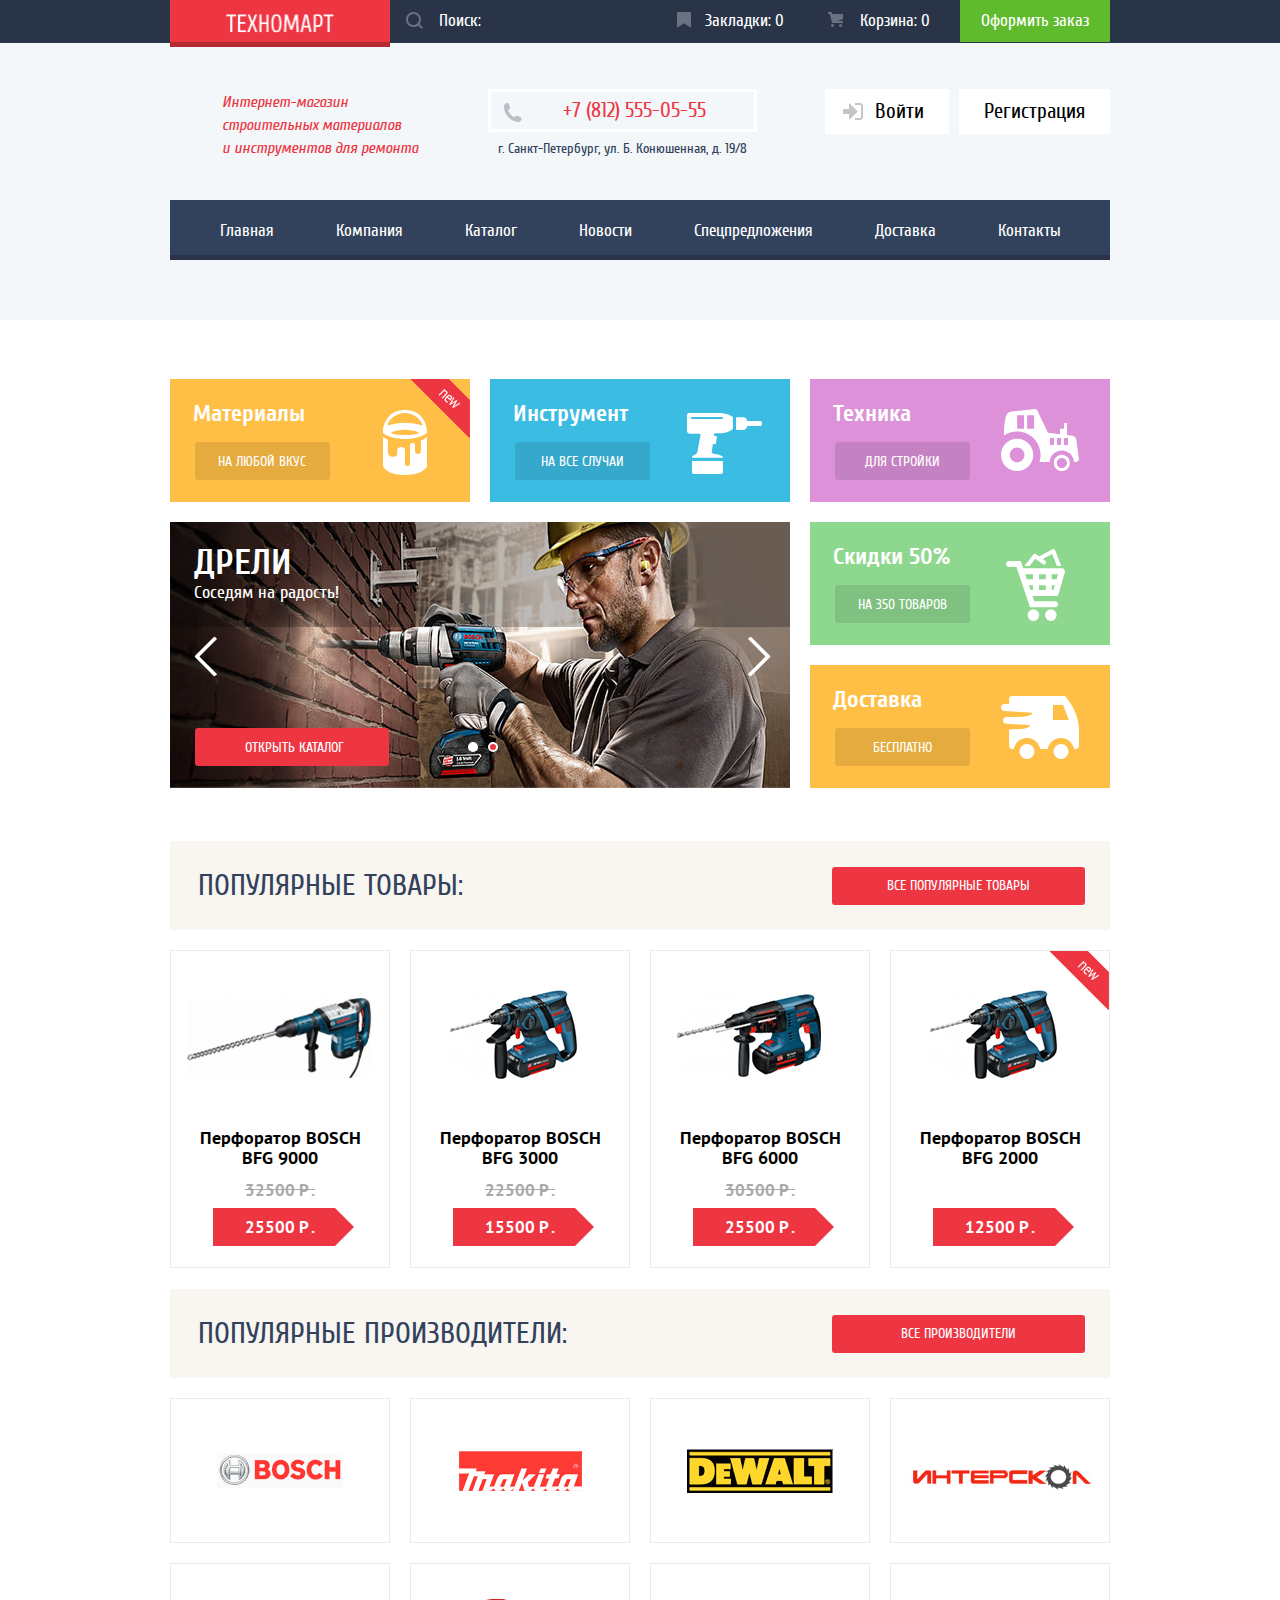
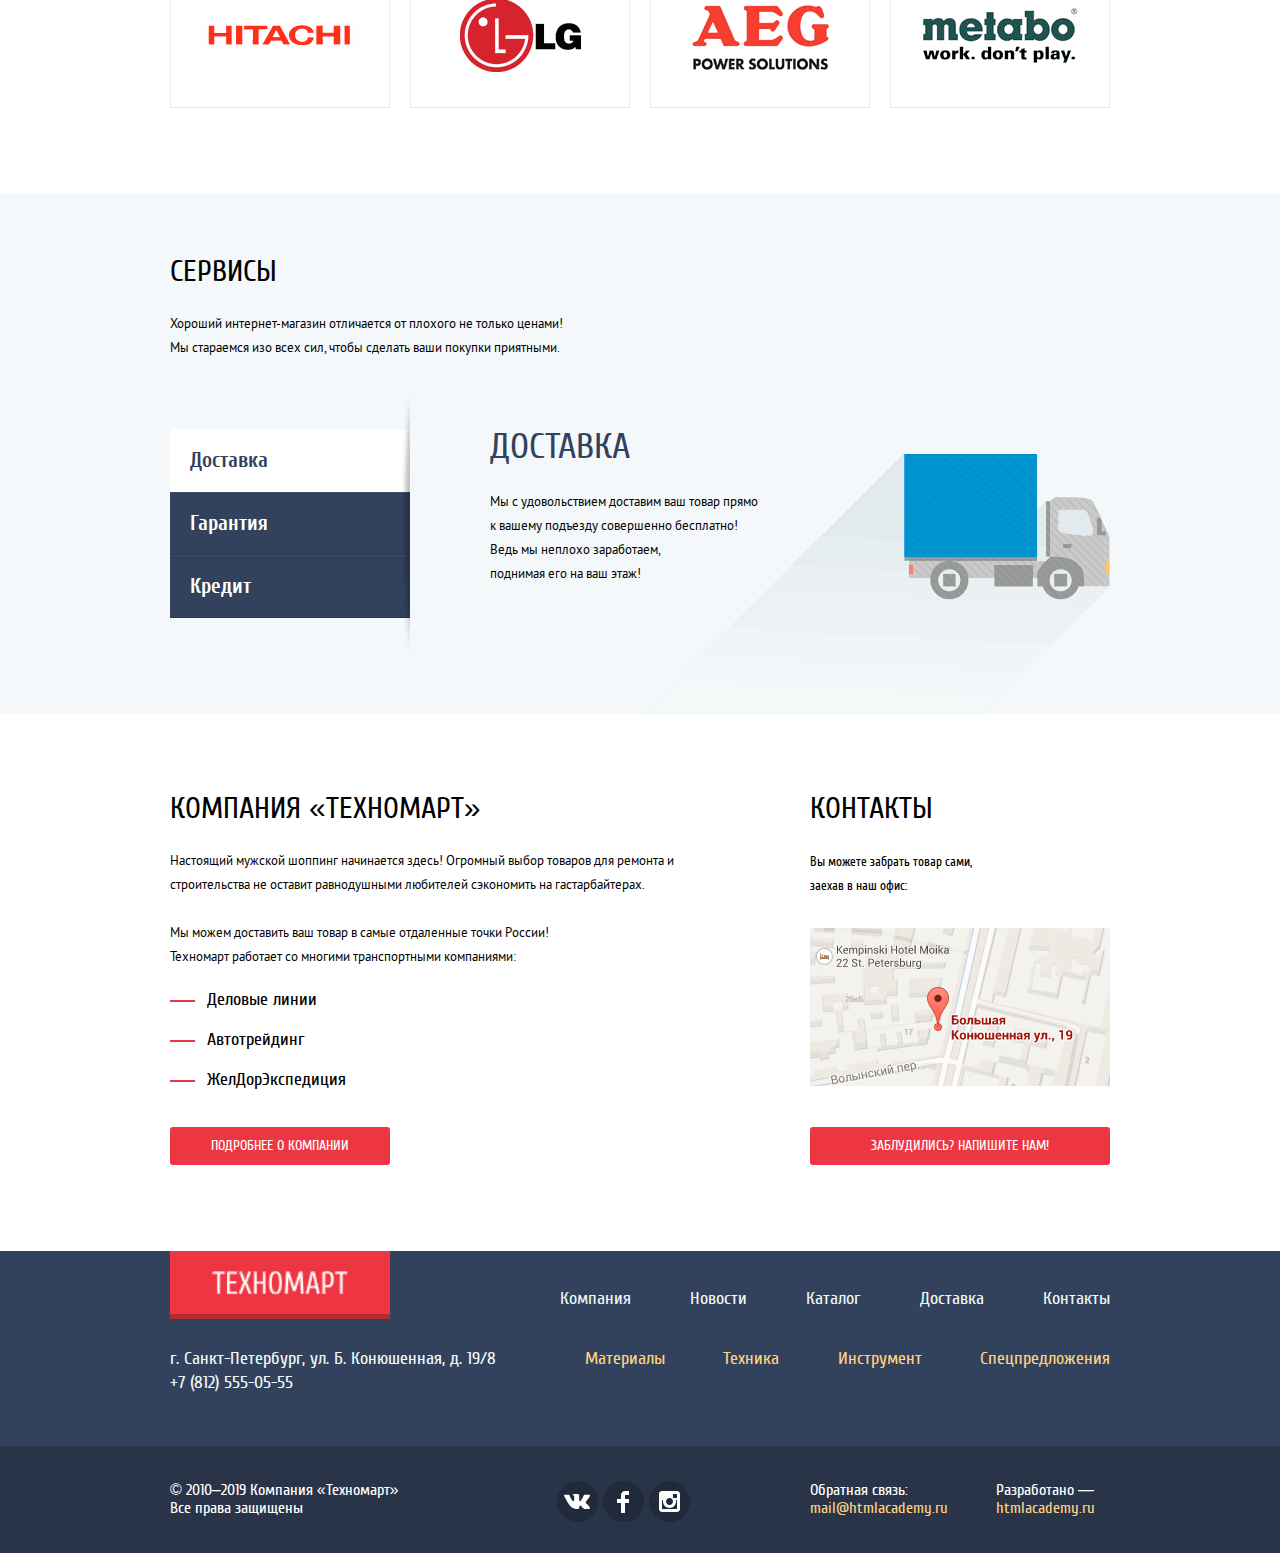
<file: index.html>
<!DOCTYPE html>
<html lang="ru">
<head>
  <meta charset="UTF-8">
  <meta name="viewport" content="width=device-width, initial-scale=1.0">
  <meta name="keywords" content="Интернет магазин «Техномарт»">
  <meta name="description" content="Интернет-магазин строительных материалов и инструментов для ремонта">
  <link rel="apple-touch-icon" sizes="180x180" href="../apple-touch-icon.png">
  <link rel="icon" type="image/png" sizes="32x32" href="../favicon-32x32.png">
  <link rel="icon" type="image/png" sizes="16x16" href="../favicon-16x16.png">
  <link rel="manifest" href="../site.webmanifest">
  <link rel="mask-icon" href="../safari-pinned-tab.svg" color="#5bbad5">
  <meta name="msapplication-TileColor" content="#da532c">
  <meta name="theme-color" content="#ffffff">
  <link rel="stylesheet" type="text/css" href="css/normalize-min.css">
  <link rel="stylesheet" type="text/css" href="css/style-min.css">
  <!-- <link rel="stylesheet" type="text/css" href="css/normalize.css">
  <link rel="stylesheet" type="text/css" href="css/style.css"> -->
  <title>Техномарт</title>
</head>

<body class="page">
  <header class="header">
    <div class="header-top">
      <div class="container header-top-flex">
        <a class="logo" href="#">
          <img class="logo__img" width="108" height="18" src="./img/logo.png" alt="Логотип интернет-магазина «Техномарт»">
        </a>
        <form class="search" aria-label="Search">
          <input class="search__input" type="search" name="search" placeholder="Поиск:">
          <button class="search__btn" type="button" title="Найти">
            <svg class="search__svg" version="1.1" xmlns="http://www.w3.org/2000/svg" xmlns:xlink="http://www.w3.org/1999/xlink" x="0px" y="0px" width="17px"
              height="17px" viewBox="0 0 17 17" enable-background="new 0 0 17 17" xml:space="preserve">
              <path fill="#ffffff" d="M17,15.586l-3.542-3.542C14.421,10.782,15,9.21,15,7.5C15,3.358,11.643,0,7.5,0C3.358,0,0,3.358,0,7.5
                C0,11.643,3.358,15,7.5,15c1.71,0,3.282-0.579,4.544-1.542L15.586,17L17,15.586z M2,7.5C2,4.467,4.467,2,7.5,2
                C10.532,2,13,4.467,13,7.5c0,3.032-2.468,5.5-5.5,5.5C4.467,13,2,10.532,2,7.5z"/>
            </svg>
          </button>
        </form>
        <a class="bookmark" href="#">Закладки: <span class="bookmark__count">0</span></a>
        <a class="cart" href="#">Корзина: <span class="cart__count">0</span></a>
        <a class="btn header-top__btn checkout" href="#">Оформить заказ</a>
      </div>
    </div>
    <div class="header-bottom">
      <div class="container header-bottom-flex">
        <div class="header-info">
          <p class="header__desc">Интернет-магазин<br>
            строительных материалов<br>
            и инструментов для ремонта</p>
          <div class="header-contact">
            <a class="header-contact__phone" href="tel:+78125550555">+7 (812) 555-05-55</a>
            <p class="header-contact__address">г. Санкт-Петербург, ул. Б. Конюшенная, д. 19/8</p>
          </div>
          <div class="account">
            <a class="btn account__btn account__btn--login" href="#">
              <svg class="svg-login" version="1.1" xmlns="http://www.w3.org/2000/svg" xmlns:xlink="http://www.w3.org/1999/xlink" x="0px" y="0px"
                width="20px" height="17px" viewBox="0 0 20 17" enable-background="new 0 0 20 17" xml:space="preserve">
                <g>
                  <polygon class="svg-login__fill" fill="#32425C" points="14.875,8.5 6,0 6,6 0,6 0,11 6,11 6,17 	"/>
                </g>
                <path class="svg-login__fill" fill="#32425C" d="M16.986,15.01h-5.027V17h5.027c2.178,0,3.004-1.81,3.029-3.026V3.028C19.99,1.811,19.164,0,16.986,0h-5.027
                  v1.99h5.027c0.839,0,0.992,0.681,1.01,1.057v10.904C17.979,14.327,17.825,15.01,16.986,15.01z"/>
              </svg>
              Войти</a>
            <a class="btn account__btn" href="#">Регистрация</a>
          </div>
          <div class="account account--login" hidden>
            <a class="btn account__btn account__btn--username" href="#">
              <svg class="svg-username" version="1.1" xmlns="http://www.w3.org/2000/svg" xmlns:xlink="http://www.w3.org/1999/xlink" x="0px" y="0px"
                  width="20px" height="18px" viewBox="0 0 20 18" enable-background="new 0 0 20 18" xml:space="preserve">
                <path class="svg-username__fill" fill="#32425C" d="M17.881,14.166c-2.144-0.735-4.256-1.666-5.207-2.39c-0.657-0.501-0.77-1.618-0.517-2.415
                  c1.118-0.903,1.864-2.477,1.864-4.278C14.021,2.276,12.221,0,10,0S5.979,2.276,5.979,5.083c0,1.801,0.746,3.374,1.863,4.277
                  c0.253,0.798,0.141,1.915-0.517,2.416c-0.95,0.724-3.063,1.654-5.207,2.39S0,18,0,18h20C20,18,20.025,14.901,17.881,14.166z"/>
              </svg>
              Равшан Джемшутович</a>
            <a class="btn account__btn account__btn--logout" href="#" title="Выйти">
              <svg class="svg-logout" version="1.1" xmlns="http://www.w3.org/2000/svg" xmlns:xlink="http://www.w3.org/1999/xlink" x="0px" y="0px"
                  width="21px" height="17px" viewBox="0 0 21 17" enable-background="new 0 0 21 17" xml:space="preserve">
                <g>
                  <polygon class="svg-logout__fill" fill="#32425C" points="21,8.5 12.125,0 12.125,6 6.125,6 6.125,11 12.125,11 12.125,17 	"/>
                  <path class="svg-logout__fill" fill="#32425C" d="M3.106,13.952V3.048c0.018-0.376,0.171-1.057,1.01-1.057h5.027V0H4.116C1.938,0,1.112,1.81,1.087,3.027
                    v10.946C1.112,15.189,1.938,17,4.116,17h5.027v-1.99H4.116C3.277,15.01,3.124,14.327,3.106,13.952z"/>
                </g>
              </svg>
            </a>
            <ul class="account__menu">
              <li class="account__item"><a class="account__link" href="#">Мои заказы</a></li>
              <li class="account__item"><a class="account__link" href="#">Личный кабинет</a></li>
            </ul>
          </div>
        </div>
        <nav class="main-nav">
          <ul class="site-nav">
            <li class="site-nav__item"><a class="site-nav__link" href="#" >Главная</a></li>
            <li class="site-nav__item"><a class="site-nav__link" href="#" >Компания</a></li>
            <li class="site-nav__item"><a class="site-nav__link" href="catatog.html" >Каталог</a></li>
            <li class="site-nav__item"><a class="site-nav__link" href="#" >Новости</a></li>
            <li class="site-nav__item"><a class="site-nav__link" href="#" >Спецпредложения</a></li>
            <li class="site-nav__item"><a class="site-nav__link" href="#" >Доставка</a></li>
            <li class="site-nav__item"><a class="site-nav__link" href="#" >Контакты</a></li>
          </ul>
        </nav>
      </div>
    </div>
  </header>

  <main class="main">
    <h1 class="visually-hidden">Главная интернет-магазина «Техномарт»</h1>
    <div class="container">
      <section class="promo">
        <h2 class="visually-hidden">Мы предлагаем</h2>
        <div class="promo__items promo__items--color-yellow new">
          <h3 class="promo__title">Материалы</h3>
          <a class="promo__link" href="#">На любой вкус</a>
        </div>
        <div class="promo__items promo__items--color-blue">
          <h3 class="promo__title">Инструмент</h3>
          <a class="promo__link" href="#">На все случаи</a>
        </div>
        <div class="promo__items promo__items--color-pink">
          <h3 class="promo__title">Техника</h3>
          <a class="promo__link" href="#">Для стройки</a>
        </div>
        <div class="slider">
          <ul class="slider__dots-list">
            <li class="slider__dots-item">
              <input class="visually-hidden" type="radio" name="toggle" id="perforator" data-slider="slider__item--perforator">
              <label class="slider__dot" for="perforator"></label>
            </li>
            <li class="slider__dots-item">
              <input class="visually-hidden" type="radio" name="toggle" id="drill" data-slider="slider__item--drill" checked>
              <label class="slider__dot" for="drill"></label>
            </li>
          </ul>
          <button class="slider__btn slider__btn--prev" type="button" title="Предыдущий"></button>
          <button class="slider__btn slider__btn--next" type="button" title="Следующий"></button>
          <ul class="slider__list">
            <li class="slider__item slider__item--perforator">
              <h3 class="slider__title">Перфораторы</h3>
              <p class="slider__text">Настоящие мужские игрушки</p>
              <img class="slider__img" src="./img/Slider-1.jpg" width="620" height="266" alt="Мужчина с перфоратором Bocsh">
            </li>
            <li class="slider__item slider__item--drill element--current">
              <h3 class="slider__title">Дрели</h3>
              <p class="slider__text">Соседям на радость!</p>
              <img class="slider__img" src="./img/Slider-2.jpg" width="620" height="266" alt="Мужчина с дрелью Bocsh">
            </li>
          </ul>
          <a class="btn btn--color-red" href="catatog.html">Открыть каталог</a>
        </div>
        <div class="promo__column">
          <div class="promo__items promo__items--color-green">
            <h3 class="promo__title">Скидки 50%</h3>
            <a class="promo__link" href="#">На 350 товаров</a>
          </div>
          <div class="promo__items promo__items--color-yellow-2">
            <h3 class="promo__title">Доставка</h3>
            <a class="promo__link" href="#">Бесплатно</a>
          </div>
        </div>
      </section>
      <section class="popular-product popular">
        <div class="popular-container">
          <h2 class="popular__title">Популярные товары:</h2>
          <a class="btn btn--color-red popular__btn" href="#">Все популярные товары</a>
        </div>
        <ul class="popular-product__list">
          <li class="popular-product__item">
            <article class="product">
              <div class="product--hover">
                <a class="btn product__btn" href="#">Купить</a>
                <button class="btn product__btn product__btn--border" type="button">В закладки</button>
              </div>
              <img class="product__img" width="218" height="170" src="./img/Perforator_4.png" alt="Перфоратор BOSCH BFG 9000">
              <h3 class="product__title">Перфоратор BOSCH BFG 9000</h3>
              <p class="product__price--old">32500 Р .</p>
              <p class="product__price">25500 Р .</p>
            </article>
          </li>
          <li class="popular-product__item">
            <article class="product">
              <div class="product--hover">
                <a class="btn product__btn" href="#">Купить</a>
                <button class="btn product__btn product__btn--border" type="button">В закладки</button>
              </div>
              <img class="product__img" width="218" height="170" src="./img/Perforator_1.png" alt="Перфоратор BOSCH BFG 3000">
              <h3 class="product__title">Перфоратор BOSCH BFG 3000</h3>
              <p class="product__price--old">22500 Р .</p>
              <p class="product__price">15500 Р .</p>
            </article>
          </li>
          <li class="popular-product__item">
            <article class="product">
              <div class="product--hover">
                <a class="btn product__btn" href="#">Купить</a>
                <button class="btn product__btn product__btn--border" type="button">В закладки</button>
              </div>
              <img class="product__img" width="218" height="170" src="./img/Perforator_2.png" alt="Перфоратор BOSCH BFG 6000">
              <h3 class="product__title">Перфоратор BOSCH BFG 6000</h3>
              <p class="product__price--old">30500 Р .</p>
              <p class="product__price">25500 Р .</p>
            </article>
          </li>
          <li class="popular-product__item">
            <article class="product new">
              <div class="product--hover">
                <a class="btn product__btn" href="#">Купить</a>
                <button class="btn product__btn product__btn--border" type="button">В закладки</button>
              </div>
              <img class="product__img" width="218" height="170" src="./img/Perforator_3.png" alt="Перфоратор BOSCH BFG 2000">
              <h3 class="product__title">Перфоратор BOSCH BFG 2000</h3>
              <p class="product__price--old"></p>
              <p class="product__price">12500 Р .</p>
            </article>
          </li>
        </ul>
      </section>
      <section class="popular-manufacturers popular">
        <div class="popular-container">
          <h2 class="popular__title">Популярные производители:</h2>
          <a class="btn btn--color-red popular__btn" href="#">Все производители</a>
        </div>
        <ul class="popular-manufacturers__list">
          <li class="popular-manufacturers__item"><a class="popular-manufacturers__link" href="#"><img class="popular-manufacturers__img" width="126" height="37" src="./img/bosch.png" alt="Логотип BOSCH"></a></li>
          <li class="popular-manufacturers__item"><a class="popular-manufacturers__link" href="#"><img class="popular-manufacturers__img" width="123" height="40" src="./img/Makita.png" alt="Логотип Makita"></a></li>
          <li class="popular-manufacturers__item"><a class="popular-manufacturers__link" href="#"><img class="popular-manufacturers__img" width="146" height="44" src="./img/DeWALT.png" alt="Логотип DeWALT"></a></li>
          <li class="popular-manufacturers__item"><a class="popular-manufacturers__link" href="#"><img class="popular-manufacturers__img" width="200" height="88" src="./img/interscol.png" alt="Логотип Интерскол"></a></li>
          <li class="popular-manufacturers__item"><a class="popular-manufacturers__link" href="#"><img class="popular-manufacturers__img" width="169" height="31" src="./img/Hitachi.png" alt="Логотип Hitachi"></a></li>
          <li class="popular-manufacturers__item"><a class="popular-manufacturers__link" href="#"><img class="popular-manufacturers__img" width="121" height="73" src="./img/LG.png" alt="Логотип LG"></a></li>
          <li class="popular-manufacturers__item"><a class="popular-manufacturers__link" href="#"><img class="popular-manufacturers__img" width="151" height="96" src="./img/AEG.png" alt="Логотип AEG"></a></li>
          <li class="popular-manufacturers__item"><a class="popular-manufacturers__link" href="#"><img class="popular-manufacturers__img" width="204" height="69" src="./img/Metabo.png" alt="Логотип Metabo"></a></li>
        </ul>
      </section>
    </div>
    <section class="services">
      <div class="container">
        <h2 class="services__title">Сервисы</h2>
        <p class="services__text">Хороший интернет-магазин отличается от плохого не только ценами!<br>
          Мы стараемся изо всех сил, чтобы сделать ваши покупки приятными.</p>
        <div class="services-tabs">
          <div class="services-label-container">
            <input class="visually-hidden" type="radio" name="services" id="delivery" data-tab="services-tabs__item--delivery" checked>
            <label class="services-tabs__label" for="delivery">Доставка</label>
            <input class="visually-hidden" type="radio" name="services" id="warranty" data-tab="services-tabs__item--warranty">
            <label class="services-tabs__label" for="warranty">Гарантия</label>
            <input class="visually-hidden" type="radio" name="services" id="credit" data-tab="services-tabs__item--credit">
            <label class="services-tabs__label" for="credit">Кредит</label>
          </div>
          <ul class="services-tabs__list">
            <li class="services-tabs__item services-tabs__item--delivery element--current">
              <h3 class="services-tabs__title">Доставка</h3>
              <p class="services-tabs__text">Мы с удовольствием доставим ваш товар прямо<br>
                к вашему подъезду совершенно бесплатно!<br>
                Ведь мы неплохо заработаем,<br>
                поднимая его на ваш этаж!</p>
            </li>
            <li class="services-tabs__item services-tabs__item--warranty">
              <h3 class="services-tabs__title">Гарантия</h3>
              <p class="services-tabs__text">Если купленный у нас товар поломается или заискрит,<br>
                а также в случае пожара, спровоцированного его возгоранием,<br>
                вы всегда можете быть уверены в нашей гарантии. Мы обменяем<br>
                 сгоревший товар на новый.<br>
                Дом уж восстановите как-нибудь сами.</p>
            </li>
            <li class="services-tabs__item services-tabs__item--credit">
              <h3 class="services-tabs__title">Кредит</h3>
              <p class="services-tabs__text">Залезть в долговую яму стало проще!<br>
                Кредитные консультанты придут вам на помощь.</p>
              <a class="btn btn--color-red services-tabs__btn" href="#">Отправить заявку</a>
            </li>
          </ul>
        </div>
      </div>
    </section>
    <div class="container about-wrapper">
      <section class="about-company">
        <h2 class="about-company__title">Компания «Техномарт»</h2>
        <p class="about-company__text">Настоящий мужской шоппинг начинается здесь! Огромный выбор товаров для ремонта и строительства не оставит равнодушными любителей сэкономить на гастарбайтерах.</p>
        <div class="partners">
          <p class="partners__text">Мы можем доставить ваш товар в самые отдаленные точки России!
            <br>Техномарт работает со многими транспортными компаниями: </p>
          <ul class="partners__list">
            <li class="partners__item">Деловые линии</li>
            <li class="partners__item">Автотрейдинг</li>
            <li class="partners__item">ЖелДорЭкспедиция</li>
          </ul>
        </div>
        <a class="btn btn--color-red about-company__btn" href="#">Подробнее о компании</a>
      </section>
      <section class="contact">
        <h2 class="contact__title">Контакты</h2>
        <p class="contact__text">Вы можете забрать товар сами,<br>
          заехав в наш офис:</p>
        <a class="map" href="#">
          <img class="map__img" width="300" height="158" src="./img/map.png" alt="Мы на карте: ул. Большая Конюшенная, 19">
        </a>
        <a class="btn btn--color-red contact__btn" href="#">Заблудились? Напишите нам!</a>
      </section>
    </div>
  </main>

  <footer class="footer">
    <div class="footer__top">
      <div class="container footer-flex">
        <div class="footer__about">
          <a class="logo footer__logo" href="#">
            <img class="logo__img" width="136" height="21" src="./img/logo.png" alt="Логотип интернет-магазина «Техномарт»">
          </a>
          <div class="footer__contact">
            <p class="footer__address">г. Санкт-Петербург, ул. Б. Конюшенная, д. 19/8</p>
            <a class="footer__phone" href="tel:+78125550555">+7 (812) 555-05-55</a>
          </div>
        </div>
        <div class="footer__nav footer-nav">
          <ul class="footer-nav__list">
            <li class="footer-nav__item"><a class="footer-nav__link" href="#">Компания</a></li>
            <li class="footer-nav__item"><a class="footer-nav__link" href="#">Новости</a></li>
            <li class="footer-nav__item"><a class="footer-nav__link" href="catatog.html">Каталог</a></li>
            <li class="footer-nav__item"><a class="footer-nav__link" href="#">Доставка</a></li>
            <li class="footer-nav__item"><a class="footer-nav__link" href="#">Контакты</a></li>
          </ul>
          <ul class="footer-nav__list footer-nav__list-2">
            <li class="footer-nav__item"><a class="footer-nav__link footer-nav__link--color-gold" href="#">Материалы</a></li>
            <li class="footer-nav__item"><a class="footer-nav__link footer-nav__link--color-gold" href="#">Техника</a></li>
            <li class="footer-nav__item"><a class="footer-nav__link footer-nav__link--color-gold" href="#">Инструмент</a></li>
            <li class="footer-nav__item"><a class="footer-nav__link footer-nav__link--color-gold" href="#">Спецпредложения</a></li>
          </ul>
        </div>
      </div>
    </div>
    <div class="footer__bottom">
      <div class="container footer-flex">
        <p class="copyright">
          &#169; 2010–2019 Компания «Техномарт»<br>
          Все права защищены
        </p>
        <ul class="social">
          <li class="social__item"><a class="socicon socicon__vk" href="https://www.vk.com/" aria-label="ВК">
            <svg version="1.1" xmlns="http://www.w3.org/2000/svg" xmlns:xlink="http://www.w3.org/1999/xlink" x="0px" y="0px"
                width="26px" height="15px" viewBox="0 0 26 15" enable-background="new 0 0 26 15" xml:space="preserve">
              <path fill="#FFFFFF" d="M16.138,11.51c0.956-0.309,2.18,2.04,3.483,2.939c0.978,0.681,1.727,0.534,1.727,0.534l3.473-0.05
                c0,0,1.815-0.112,0.957-1.554c-0.071-0.12-0.503-1.069-2.585-3.022c-2.177-2.043-1.882-1.712,0.739-5.244
                c1.597-2.153,2.236-3.468,2.036-4.028c-0.192-0.539-1.365-0.399-1.365-0.399L20.69,0.713c-0.381,0.001-0.704,0.119-0.851,0.515
                c-0.003,0.004-0.621,1.666-1.445,3.079c-1.741,2.989-2.436,3.148-2.724,2.961c-0.661-0.433-0.494-1.737-0.494-2.664
                c0-2.897,0.432-4.105-0.846-4.417c-0.427-0.104-0.739-0.172-1.828-0.182c-1.392-0.021-2.574,0-3.244,0.329
                c-0.445,0.223-0.786,0.712-0.579,0.74c0.26,0.035,0.843,0.16,1.155,0.586c0.401,0.552,0.389,1.789,0.389,1.789
                s0.229,3.411-0.54,3.834c-0.528,0.29-1.25-0.302-2.803-3.016C6.087,2.879,5.488,1.345,5.488,1.345S5.372,1.06,5.162,0.904
                C4.912,0.719,4.562,0.66,4.562,0.66L0.848,0.684c0,0-0.558,0.016-0.763,0.262C-0.097,1.164,0.07,1.614,0.07,1.614
                s2.909,6.881,6.203,10.347c3.02,3.182,6.452,2.971,6.452,2.971h1.555c0,0,0.469-0.054,0.709-0.312
                c0.224-0.24,0.214-0.691,0.214-0.691S15.172,11.82,16.138,11.51z"/>
            </svg>
          </a></li>
          <li class="social__item"><a class="socicon socicon__facebook" href="https://www.facebook.com/" aria-label="Facebook">
            <svg version="1.1" xmlns="http://www.w3.org/2000/svg" xmlns:xlink="http://www.w3.org/1999/xlink" x="0px" y="0px"
                width="12px" height="22px" viewBox="0 0 12 22" enable-background="new 0 0 12 22" xml:space="preserve">
              <path fill="#FFFFFF" d="M12,4V0H8C5.791,0,4,1.791,4,4v4H0v4h4v10h4V12h4V8H8V4H12z"/>
            </svg>
          </a></li>
          <li class="social__item"><a class="socicon socicon__instagram" href="https://www.instagram.com/" aria-label="Instagram">
            <svg version="1.1" xmlns="http://www.w3.org/2000/svg" xmlns:xlink="http://www.w3.org/1999/xlink" x="0px" y="0px"
                width="21px" height="21px" viewBox="0 0 21 21" enable-background="new 0 0 21 21" xml:space="preserve">
              <path fill="#FFFFFF" d="M18,0H3C1.35,0,0,1.35,0,3v15c0,1.65,1.35,3,3,3h15c1.65,0,3-1.35,3-3V3C21,1.35,19.65,0,18,0z M10.5,7
                c1.93,0,3.5,1.57,3.5,3.5S12.43,14,10.5,14S7,12.43,7,10.5S8.57,7,10.5,7z M18,18H3V9h1.181C4.067,9.482,4,9.983,4,10.5
                c0,3.59,2.91,6.5,6.5,6.5s6.5-2.91,6.5-6.5c0-0.517-0.066-1.018-0.181-1.5H18V18z M18,7h-4V3h4V7z"/>
            </svg>
          </a></li>
        </ul>
        <div class="feedback">
          <div class="feedback-container">
            <p class="feedback__title">Обратная связь:</p>
            <a class="feedback__link" href="mailto:mail@htmlacademy.ru">mail@htmlacademy.ru</a>
          </div>
          <div class="feedback-container">
            <p class="feedback__title">Разработано —</p>
            <a class="feedback__link" href="https://www.htmlacademy.ru">htmlacademy.ru</a>
          </div>
        </div>
      </div>
    </div>
  </footer>

  <section class="modal modal__map">
    <h2 class="visually-hidden">Как добраться</h2>
    <iframe src="https://www.google.com/maps/embed?pb=!1m18!1m12!1m3!1d1998.5989424123775!2d30.320894615847436!3d59.938796869048254!2m3!1f0!2f0!3f0!3m2!1i1024!2i768!4f13.1!3m3!1m2!1s0x4696310fca5ba729%3A0xea9c53d4493c879f!2z0JHQvtC70YzRiNCw0Y8g0JrQvtC90Y7RiNC10L3QvdCw0Y8g0YPQuy4sIDE5LCDQodCw0L3QutGCLdCf0LXRgtC10YDQsdGD0YDQsywg0KDQvtGB0YHQuNGPLCAxOTExODY!5e0!3m2!1sru!2sus!4v1667179603844!5m2!1sru!2sus" width="940" height="446" style="border:0;" allowfullscreen="" loading="lazy" referrerpolicy="no-referrer-when-downgrade"></iframe>
    <img src="./img/big-map.jpg" width="940" height="446" alt="Мы на карте: ул. Большая Конюшенная, 19">
    <button class="btn-close" type="button" title="Закрыть"></button>
  </section>

  <section class="modal write-us">
    <h2 class="visually-hidden">Форма для связи</h2>
    <form class="write-us__form" id="write-us" action="https://echo.htmlacademy.ru" method="post">
      <div class="container modal__container">
        <label class="write-us__name write-us__title" for="name">Ваше имя:
          <input class="write-us__input" type="text" name="name" id="name" placeholder="Имя Фамилия">
        </label>
        <label class="write-us__email write-us__title" for="email">Ваш e-mail:
          <input class="write-us__input" type="email" name="email" id="email" placeholder="email@example.com">
        </label>
        <label class="write-us__text write-us__title" for="text">Текст письма:
          <textarea class="write-us__input write-us__textarea" name="text" id="text" cols="30" rows="5" placeholder="В свободной форме"></textarea>
        </label>
      </div>
      <div class="write-us__btn-container">
        <button class="btn btn--color-red write-us__btn" type="submit">Отправить</button>
      </div>
    </form>
    <button class="btn-close" type="button" title="Закрыть"></button>
  </section>

  <section class="modal modal-cart">
    <h2 class="modal-cart__title">Товар добавлен в корзину!</h2>
    <button class="btn-close" type="button" title="Закрыть"></button>
    <div class="modal-cart__btn-container">
      <a class="btn btn--color-red modal-cart__btn" href="">Оформить заказ</a>
      <a class="btn modal-cart__btn" href="">Продолжить покупки</a>
    </div>
  </section>

  <!-- <script src="./js/modal.js"></script>
  <script src="./js/slider.js"></script> -->
  <script src="./js/modal-min.js"></script>
  <script src="./js/slider-min.js"></script>
</body>
</html>
</file>
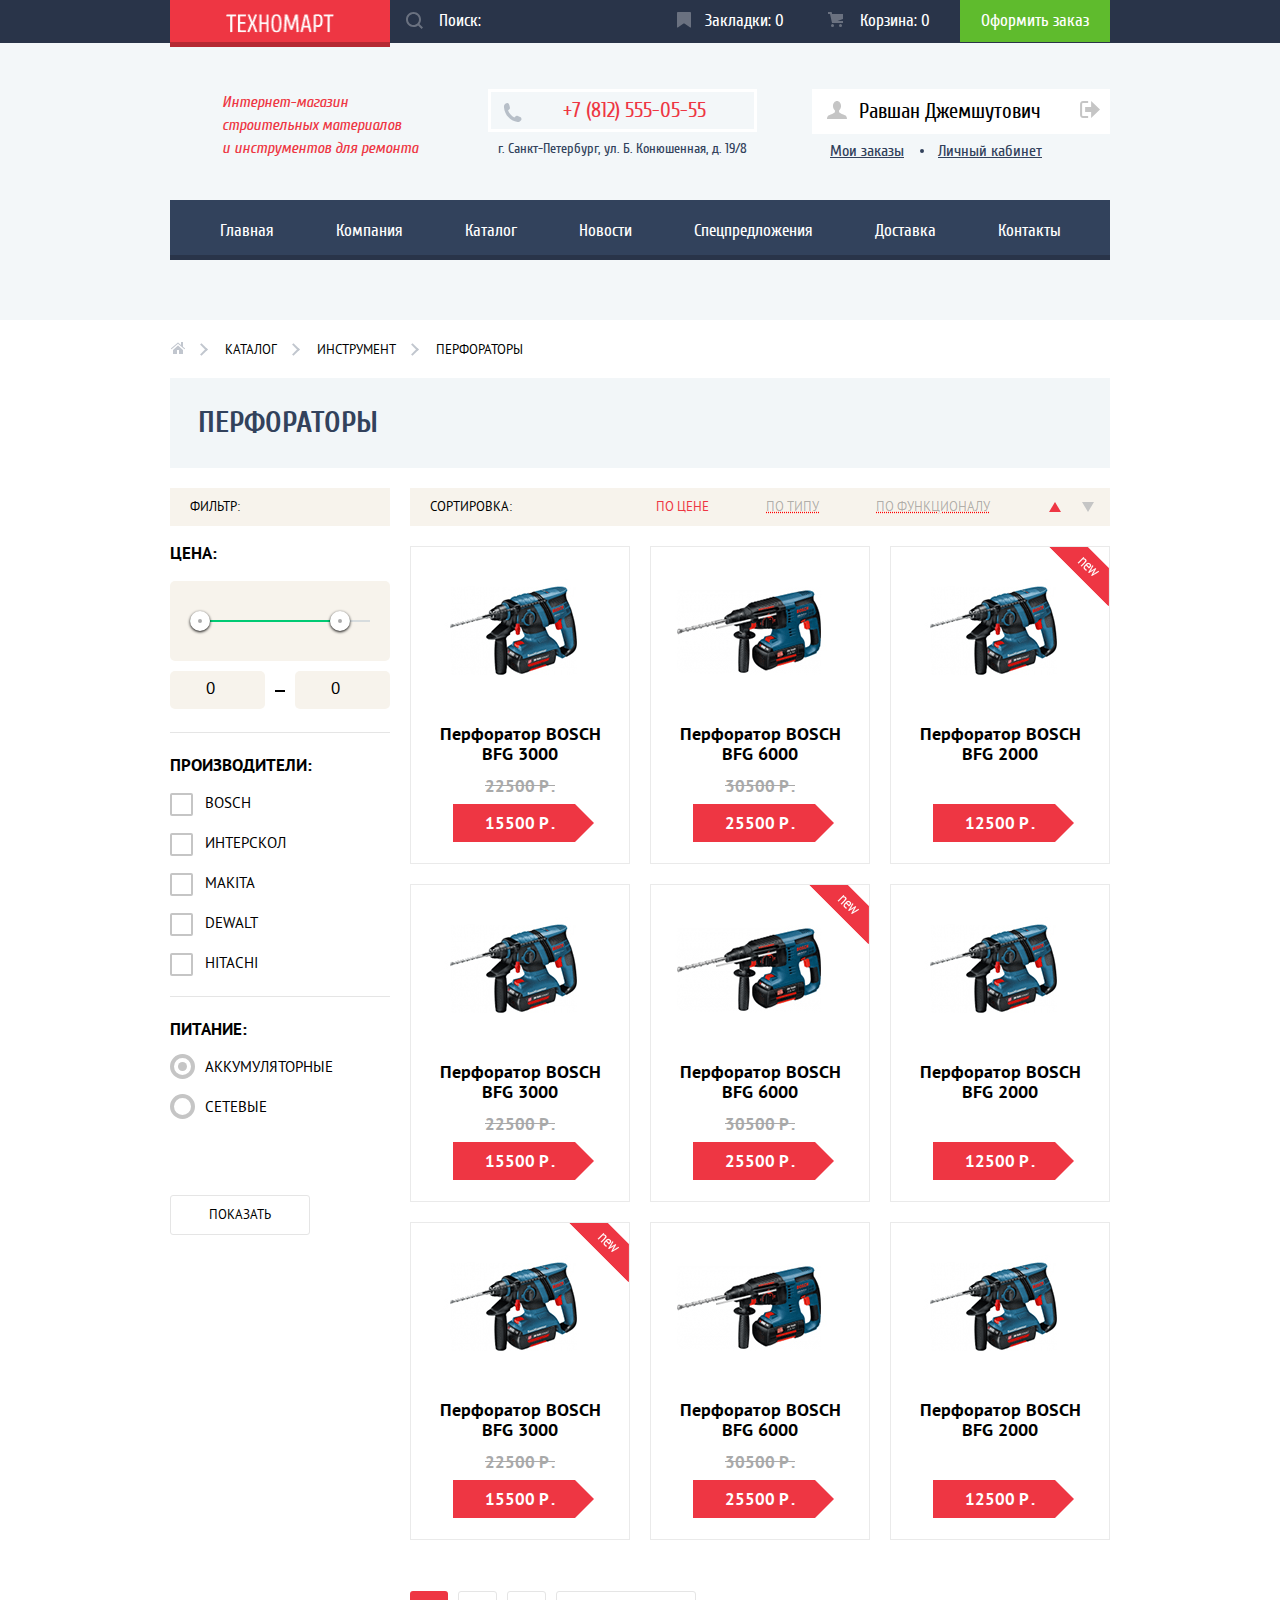
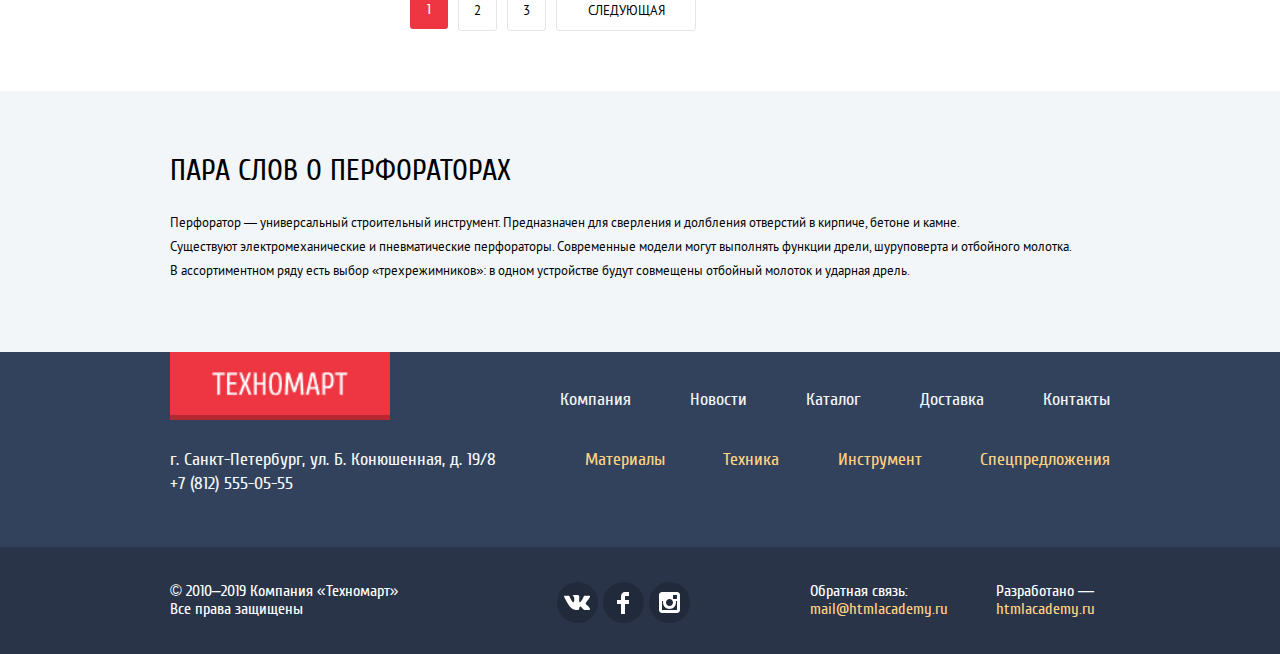
<file: catatog.html>
<!DOCTYPE html>
<html lang="ru">
<head>
  <meta charset="UTF-8">
  <meta name="viewport" content="width=device-width, initial-scale=1.0">
  <meta name="keywords" content="Интернет магазин «Техномарт»">
  <meta name="description" content="Интернет-магазин строительных материалов и инструментов для ремонта">
  <link rel="apple-touch-icon" sizes="180x180" href="apple-touch-icon.png">
  <link rel="icon" type="image/png" sizes="32x32" href="favicon-32x32.png">
  <link rel="icon" type="image/png" sizes="16x16" href="favicon-16x16.png">
  <link rel="manifest" href="site.webmanifest">
  <link rel="mask-icon" href="safari-pinned-tab.svg" color="#5bbad5">
  <meta name="msapplication-TileColor" content="#da532c">
  <meta name="theme-color" content="#ffffff">
  <link rel="stylesheet" type="text/css" href="css/normalize-min.css">
  <link rel="stylesheet" type="text/css" href="css/style-min.css">
  <!-- <link rel="stylesheet" type="text/css" href="css/normalize.css">
  <link rel="stylesheet" type="text/css" href="css/style.css"> -->
  <title>Техномарт</title>
</head>

<body class="page">
  <header class="header">
    <div class="header-top">
      <div class="container header-top-flex">
        <a class="logo" href="index.html">
          <img class="logo__img" width="108" height="18" src="./img/logo.png" alt="Логотип интернет-магазина «Техномарт»">
        </a>
        <form class="search" aria-label="Search">
          <input class="search__input" type="search" name="search" placeholder="Поиск:">
          <button class="search__btn" type="button"  title="Найти">
            <svg class="search__svg" version="1.1" xmlns="http://www.w3.org/2000/svg" xmlns:xlink="http://www.w3.org/1999/xlink" x="0px" y="0px" width="17px"
              height="17px" viewBox="0 0 17 17" enable-background="new 0 0 17 17" xml:space="preserve">
              <path fill="#ffffff" d="M17,15.586l-3.542-3.542C14.421,10.782,15,9.21,15,7.5C15,3.358,11.643,0,7.5,0C3.358,0,0,3.358,0,7.5
                C0,11.643,3.358,15,7.5,15c1.71,0,3.282-0.579,4.544-1.542L15.586,17L17,15.586z M2,7.5C2,4.467,4.467,2,7.5,2
                C10.532,2,13,4.467,13,7.5c0,3.032-2.468,5.5-5.5,5.5C4.467,13,2,10.532,2,7.5z"/>
            </svg>
          </button>
        </form>
        <a class="bookmark" href="#">Закладки: <span class="bookmark__count">0</span></a>
        <a class="cart" href="#">Корзина: <span class="cart__count">0</span></a>
        <a class="btn header-top__btn checkout" href="#">Оформить заказ</a>
      </div>
    </div>
    <div class="header-bottom">
      <div class="container header-bottom-flex">
        <div class="header-info">
          <P class="header__desc">Интернет-магазин<br>
            строительных материалов<br>
            и инструментов для ремонта</p>
          <div class="header-contact">
            <a class="header-contact__phone" href="tel:+78125550555">+7 (812) 555-05-55</a>
            <p class="header-contact__address">г. Санкт-Петербург, ул. Б. Конюшенная, д. 19/8</p>
          </div>
          <div class="account" hidden>
            <a class="btn account__btn account__btn--login" href="#">
              <svg class="svg-login" version="1.1" id="Layer_1" xmlns="http://www.w3.org/2000/svg" xmlns:xlink="http://www.w3.org/1999/xlink" x="0px" y="0px"
                width="20px" height="17px" viewBox="0 0 20 17" enable-background="new 0 0 20 17" xml:space="preserve">
                <g>
                  <polygon class="svg-login__fill" fill="#32425C" points="14.875,8.5 6,0 6,6 0,6 0,11 6,11 6,17 	"/>
                </g>
                <path class="svg-login__fill" fill="#32425C" d="M16.986,15.01h-5.027V17h5.027c2.178,0,3.004-1.81,3.029-3.026V3.028C19.99,1.811,19.164,0,16.986,0h-5.027
                  v1.99h5.027c0.839,0,0.992,0.681,1.01,1.057v10.904C17.979,14.327,17.825,15.01,16.986,15.01z"/>
              </svg>
              Войти</a>
            <a class="btn account__btn" href="#">Регистрация</a>
          </div>
          <div class="account account--login">
            <a class="btn account__btn account__btn--username" href="#">
              <svg class="svg-username" version="1.1" xmlns="http://www.w3.org/2000/svg" xmlns:xlink="http://www.w3.org/1999/xlink" x="0px" y="0px"
                  width="20px" height="18px" viewBox="0 0 20 18" enable-background="new 0 0 20 18" xml:space="preserve">
                <path class="svg-username__fill" fill="#32425C" d="M17.881,14.166c-2.144-0.735-4.256-1.666-5.207-2.39c-0.657-0.501-0.77-1.618-0.517-2.415
                  c1.118-0.903,1.864-2.477,1.864-4.278C14.021,2.276,12.221,0,10,0S5.979,2.276,5.979,5.083c0,1.801,0.746,3.374,1.863,4.277
                  c0.253,0.798,0.141,1.915-0.517,2.416c-0.95,0.724-3.063,1.654-5.207,2.39S0,18,0,18h20C20,18,20.025,14.901,17.881,14.166z"/>
              </svg>
              Равшан Джемшутович</a>
            <a class="btn account__btn account__btn--logout" href="#" title="Выйти">
              <svg class="svg-logout" version="1.1" xmlns="http://www.w3.org/2000/svg" xmlns:xlink="http://www.w3.org/1999/xlink" x="0px" y="0px"
                  width="21px" height="17px" viewBox="0 0 21 17" enable-background="new 0 0 21 17" xml:space="preserve">
                <g>
                  <polygon class="svg-logout__fill" fill="#32425C" points="21,8.5 12.125,0 12.125,6 6.125,6 6.125,11 12.125,11 12.125,17 	"/>
                  <path class="svg-logout__fill" fill="#32425C" d="M3.106,13.952V3.048c0.018-0.376,0.171-1.057,1.01-1.057h5.027V0H4.116C1.938,0,1.112,1.81,1.087,3.027
                    v10.946C1.112,15.189,1.938,17,4.116,17h5.027v-1.99H4.116C3.277,15.01,3.124,14.327,3.106,13.952z"/>
                </g>
              </svg>
            </a>
            <ul class="account__menu">
              <li class="account__item"><a class="account__link" href="#">Мои заказы</a></li>
              <li class="account__item"><a class="account__link" href="#">Личный кабинет</a></li>
            </ul>
          </div>
        </div>
        <nav class="main-nav">
          <ul class="site-nav">
            <li class="site-nav__item"><a class="site-nav__link" href="index.html" >Главная</a></li>
            <li class="site-nav__item"><a class="site-nav__link" href="#">Компания</a></li>
            <li class="site-nav__item"><a class="site-nav__link" href="#">Каталог</a></li>
            <li class="site-nav__item"><a class="site-nav__link" href="#">Новости</a></li>
            <li class="site-nav__item"><a class="site-nav__link" href="#">Спецпредложения</a></li>
            <li class="site-nav__item"><a class="site-nav__link" href="#">Доставка</a></li>
            <li class="site-nav__item"><a class="site-nav__link" href="#">Контакты</a></li>
          </ul>
        </nav>
      </div>
    </div>
  </header>
  <main class="main">
    <div class="container">
      <ul class="breadcrumb">
        <li class="breadcrumb__item">
          <a class="breadcrumb__link" href="index.html">
            <svg class="svg-home" version="1.1" xmlns="http://www.w3.org/2000/svg" xmlns:xlink="http://www.w3.org/1999/xlink" x="0px" y="0px"
                width="15px" height="12px" viewBox="0 0 15 12" enable-background="new 0 0 15 12" xml:space="preserve">
              <g>
                <polygon class="svg-home__fill" fill="#C1C6CE" points="3,8 3,12 7,12 7,8 9,8 9,12 13,12 13,8 8,3.516 	"/>
                <path class="svg-home__fill" fill="#C1C6CE" d="M14.831,6.365L13,4.751V0h-2v2.987L8.332,0.635c-0.02-0.017-0.043-0.023-0.064-0.037
                  c-0.026-0.018-0.052-0.035-0.08-0.047C8.156,0.539,8.125,0.533,8.093,0.527C8.062,0.521,8.032,0.515,8,0.515
                  c-0.031,0-0.061,0.006-0.092,0.012C7.875,0.533,7.845,0.539,7.813,0.552C7.785,0.563,7.76,0.581,7.733,0.598
                  c-0.021,0.014-0.045,0.02-0.064,0.037l-6.498,5.73C0.964,6.548,0.944,6.864,1.126,7.071C1.225,7.183,1.363,7.24,1.501,7.24
                  c0.118,0,0.236-0.041,0.331-0.125L8,1.677l6.169,5.438C14.265,7.199,14.383,7.24,14.5,7.24c0.139,0,0.276-0.058,0.375-0.169
                  C15.058,6.864,15.038,6.548,14.831,6.365z"/>
              </g>
            </svg>
          </a>
        </li>
        <li class="breadcrumb__item"><a class="breadcrumb__link" href="#">Каталог</a></li>
        <li class="breadcrumb__item"><a class="breadcrumb__link" href="#">Инструмент</a></li>
        <li class="breadcrumb__item"><a class="breadcrumb__link" href="#">Перфораторы</a></li>
      </ul>
      <div class="catalog">
        <h1 class="catalog__title">Перфораторы</h1>
        <section class="catalog__filter filter">
          <h2 class="filter__title">Фильтр:</h2>
          <form class="filter__form">
            <fieldset class="filter__fieldset">
              <legend class="filter__subtitle">Цена:</legend>
              <div class="range-slider">
                <div class="range-slider__track">
                  <div class="range-slider__scale">
                    <div class="range-slider__bar">
                      <div class="range-slider__pin range-slider__pin--min"></div>
                      <div class="range-slider__pin range-slider__pin--max"></div>
                    </div>
                  </div>
                </div>
                <div class="range-slider__price-container">
                  <input class="range-slider__price" type="number" value="0" name="min" min="0">
                  <input class="range-slider__price" type="number" value="0" name="max" min="0">
                </div>
              </div>
            </fieldset>
            <fieldset class="filter__fieldset">
              <legend class="filter__subtitle">Производители:</legend>
              <ul class="filter__list">
                <li class="filter__item">
                  <input class="visually-hidden" type="checkbox" name="manufacturers" id="bosch">
                  <label class="filter__checkbox-label" for="bosch">BOSCH</label>
                </li>
                <li class="filter__item">
                  <input class="visually-hidden" type="checkbox" name="manufacturers" id="interscol">
                  <label class="filter__checkbox-label" for="interscol">Интерскол</label>
                </li>
                <li class="filter__item">
                  <input class="visually-hidden" type="checkbox" name="manufacturers" id="makita">
                  <label class="filter__checkbox-label" for="makita">Makita</label>
                </li>
                <li class="filter__item">
                  <input class="visually-hidden" type="checkbox" name="manufacturers" id="dewalt">
                  <label class="filter__checkbox-label" for="dewalt">DeWALT</label>
                </li>
                <li class="filter__item">
                  <input class="visually-hidden" type="checkbox" name="manufacturers" id="hitachi">
                  <label class="filter__checkbox-label" for="hitachi">Hitachi</label>
                </li>
              </ul>
            </fieldset>
            <fieldset class="filter__fieldset">
              <legend class="filter__subtitle">Питание:</legend>
              <ul class="filter__list">
                <li class="filter__item">
                  <input class="visually-hidden" type="radio" name="power" id="battery" checked>
                  <label class="filter__radio-label" for="battery">Аккумуляторные</label>
                </li>
                <li class="filter__item">
                  <input class="visually-hidden" type="radio" name="power" id="mains">
                  <label class="filter__radio-label" for="mains">Сетевые</label>
                </li>
              </ul>
            </fieldset>
            <button class="btn btn--theme-catalog" type="button">Показать</button>
          </form>

        </section>
        <div class="catalog__content-wrapper">
          <section class="catalog__sort sort">
            <h2 class="sort__title">Сортировка:</h2>
            <ul class="sort__list">
              <li class="sort__item"><button class="sort__btn sort__btn--current" type="button">По цене</button></li>
              <li class="sort__item"><button class="sort__btn" type="button">По типу</button></li>
              <li class="sort__item"><button class="sort__btn" type="button">По функционалу</button></li>
              <li class="sort__item"><button class="sort__btn sort__btn--current sort__btn--arrow-up" type="button" title="По возрастанию"></button></li>
              <li class="sort__item"><button class="sort__btn sort__btn--arrow-down" type="button" title="По убыванию"></button></li>
            </ul>
          </section>
          <section class="catalog__content">
            <h2 class="visually-hidden">Список товаров</h2>
            <ul class="catalog__list">
              <li class="catalog__item">
                <article class="product">
                  <div class="product--hover">
                    <a class="btn product__btn" href="#">Купить</a>
                    <button class="btn product__btn product__btn--border" type="button">В закладки</button>
                  </div>
                  <img class="product__img" width="218" height="170" src="./img/Perforator_1.png" alt="Перфоратор BOSCH BFG 3000">
                  <h3 class="product__title">Перфоратор BOSCH BFG 3000</h3>
                  <p class="product__price--old">22500 Р .</p>
                  <p class="product__price">15500 Р .</p>
                </article>
              </li>
              <li class="catalog__item">
                <article class="product">
                  <div class="product--hover">
                    <a class="btn product__btn" href="#">Купить</a>
                    <button class="btn product__btn product__btn--border" type="button">В закладки</button>
                  </div>
                  <img class="product__img" width="218" height="170" src="./img/Perforator_2.png" alt="Перфоратор BOSCH BFG 6000">
                  <h3 class="product__title">Перфоратор BOSCH BFG 6000</h3>
                  <p class="product__price--old">30500 Р .</p>
                  <p class="product__price">25500 Р .</p>
                </article>
              </li>
              <li class="catalog__item">
                <article class="product new">
                  <div class="product--hover">
                    <a class="btn product__btn" href="#">Купить</a>
                    <button class="btn product__btn product__btn--border" type="button">В закладки</button>
                  </div>
                  <img class="product__img" width="218" height="170" src="./img/Perforator_3.png" alt="Перфоратор BOSCH BFG 2000">
                  <h3 class="product__title">Перфоратор BOSCH BFG 2000</h3>
                  <p class="product__price--old"></p>
                  <p class="product__price">12500 Р .</p>
                </article>
              </li>
              <li class="catalog__item">
                <article class="product">
                  <div class="product--hover">
                    <a class="btn product__btn" href="#">Купить</a>
                    <button class="btn product__btn product__btn--border" type="button">В закладки</button>
                  </div>
                  <img class="product__img" width="218" height="170" src="./img/Perforator_1.png" alt="Перфоратор BOSCH BFG 3000">
                  <h3 class="product__title">Перфоратор BOSCH BFG 3000</h3>
                  <p class="product__price--old">22500 Р .</p>
                  <p class="product__price">15500 Р .</p>
                </article>
              </li>
              <li class="catalog__item">
                <article class="product new">
                  <div class="product--hover">
                    <a class="btn product__btn" href="#">Купить</a>
                    <button class="btn product__btn product__btn--border" type="button">В закладки</button>
                  </div>
                  <img class="product__img" width="218" height="170" src="./img/Perforator_2.png" alt="Перфоратор BOSCH BFG 6000">
                  <h3 class="product__title">Перфоратор BOSCH BFG 6000</h3>
                  <p class="product__price--old">30500 Р .</p>
                  <p class="product__price">25500 Р .</p>
                </article>
              </li>
              <li class="catalog__item">
                <article class="product">
                  <div class="product--hover">
                    <a class="btn product__btn" href="#">Купить</a>
                    <button class="btn product__btn product__btn--border" type="button">В закладки</button>
                  </div>
                  <img class="product__img" width="218" height="170" src="./img/Perforator_3.png" alt="Перфоратор BOSCH BFG 2000">
                  <h3 class="product__title">Перфоратор BOSCH BFG 2000</h3>
                  <p class="product__price--old"></p>
                  <p class="product__price">12500 Р .</p>
                </article>
              </li>
              <li class="catalog__item">
                <article class="product new">
                  <div class="product--hover">
                    <a class="btn product__btn" href="#">Купить</a>
                    <button class="btn product__btn product__btn--border" type="button">В закладки</button>
                  </div>
                  <img class="product__img" width="218" height="170" src="./img/Perforator_1.png" alt="Перфоратор BOSCH BFG 3000">
                  <h3 class="product__title">Перфоратор BOSCH BFG 3000</h3>
                  <p class="product__price--old">22500 Р .</p>
                  <p class="product__price">15500 Р .</p>
                </article>
              </li>
              <li class="catalog__item">
                <article class="product">
                  <div class="product--hover">
                    <a class="btn product__btn" href="#">Купить</a>
                    <button class="btn product__btn product__btn--border" type="button">В закладки</button>
                  </div>
                  <img class="product__img" width="218" height="170" src="./img/Perforator_2.png" alt="Перфоратор BOSCH BFG 6000">
                  <h3 class="product__title">Перфоратор BOSCH BFG 6000</h3>
                  <p class="product__price--old">30500 Р .</p>
                  <p class="product__price">25500 Р .</p>
                </article>
              </li>
              <li class="catalog__item">
                <article class="product">
                  <div class="product--hover">
                    <a class="btn product__btn" href="#">Купить</a>
                    <button class="btn product__btn product__btn--border" type="button">В закладки</button>
                  </div>
                  <img class="product__img" width="218" height="170" src="./img/Perforator_3.png" alt="Перфоратор BOSCH BFG 2000">
                  <h3 class="product__title">Перфоратор BOSCH BFG 2000</h3>
                  <p class="product__price--old"></p>
                  <p class="product__price">12500 Р .</p>
                </article>
              </li>
            </ul>
            <ul class="pagination">
              <li class="pagination__item"><a class="btn btn--current" href="#">1</a></li>
              <li class="pagination__item"><a class="btn btn--theme-catalog" href="#">2</a></li>
              <li class="pagination__item"><a class="btn btn--theme-catalog" href="#">3</a></li>
              <li class="pagination__item"><a class="btn btn--theme-catalog" href="#">Следующая</a></li>
            </ul>
          </section>
        </div>
      </div>
    </div>
    <aside class="catalog-info">
      <div class="container">
        <h2 class="catalog-info__title">Пара слов о перфораторах</h2>
        <p class="catalog-info__text">Перфоратор — универсальный строительный инструмент. Предназначен для сверления и долбления отверстий в кирпиче, бетоне и камне.
          <br>Существуют электромеханические и пневматические перфораторы. Современные модели могут выполнять функции дрели, шуруповерта и отбойного молотка.
          <br>В ассортиментном ряду есть выбор «трехрежимников»: в одном устройстве будут совмещены отбойный молоток и ударная дрель.</p>
      </div>
    </aside>
  </main>
  <footer class="footer">
    <div class="footer__top">
      <div class="container footer-flex">
        <div class="footer__about">
          <a class="logo footer__logo" href="index.html">
            <img class="logo__img" width="136" height="21" src="./img/logo.png" alt="Логотип интернет-магазина «Техномарт»">
          </a>
          <div class="footer__contact">
            <p class="footer__address">г. Санкт-Петербург, ул. Б. Конюшенная, д. 19/8</p>
            <a class="footer__phone" href="tel:+78125550555">+7 (812) 555-05-55</a>
          </div>
        </div>
        <div class="footer__nav footer-nav">
          <ul class="footer-nav__list">
            <li class="footer-nav__item"><a class="footer-nav__link" href="#">Компания</a></li>
            <li class="footer-nav__item"><a class="footer-nav__link" href="#">Новости</a></li>
            <li class="footer-nav__item"><a class="footer-nav__link" href="catatog.html">Каталог</a></li>
            <li class="footer-nav__item"><a class="footer-nav__link" href="#">Доставка</a></li>
            <li class="footer-nav__item"><a class="footer-nav__link" href="#">Контакты</a></li>
          </ul>
          <ul class="footer-nav__list footer-nav__list-2">
            <li class="footer-nav__item"><a class="footer-nav__link footer-nav__link--color-gold" href="#">Материалы</a></li>
            <li class="footer-nav__item"><a class="footer-nav__link footer-nav__link--color-gold" href="#">Техника</a></li>
            <li class="footer-nav__item"><a class="footer-nav__link footer-nav__link--color-gold" href="#">Инструмент</a></li>
            <li class="footer-nav__item"><a class="footer-nav__link footer-nav__link--color-gold" href="#">Спецпредложения</a></li>
          </ul>
        </div>
      </div>
    </div>
    <div class="footer__bottom">
      <div class="container footer-flex">
        <p class="copyright">
          &#169; 2010–2019 Компания «Техномарт»<br>
          Все права защищены
        </p>
        <ul class="social">
          <li class="social__item"><a class="socicon socicon__vk" href="https://www.vk.com/" aria-label="ВК">
            <svg version="1.1" xmlns="http://www.w3.org/2000/svg" xmlns:xlink="http://www.w3.org/1999/xlink" x="0px" y="0px"
                width="26px" height="15px" viewBox="0 0 26 15" enable-background="new 0 0 26 15" xml:space="preserve">
              <path fill="#FFFFFF" d="M16.138,11.51c0.956-0.309,2.18,2.04,3.483,2.939c0.978,0.681,1.727,0.534,1.727,0.534l3.473-0.05
                c0,0,1.815-0.112,0.957-1.554c-0.071-0.12-0.503-1.069-2.585-3.022c-2.177-2.043-1.882-1.712,0.739-5.244
                c1.597-2.153,2.236-3.468,2.036-4.028c-0.192-0.539-1.365-0.399-1.365-0.399L20.69,0.713c-0.381,0.001-0.704,0.119-0.851,0.515
                c-0.003,0.004-0.621,1.666-1.445,3.079c-1.741,2.989-2.436,3.148-2.724,2.961c-0.661-0.433-0.494-1.737-0.494-2.664
                c0-2.897,0.432-4.105-0.846-4.417c-0.427-0.104-0.739-0.172-1.828-0.182c-1.392-0.021-2.574,0-3.244,0.329
                c-0.445,0.223-0.786,0.712-0.579,0.74c0.26,0.035,0.843,0.16,1.155,0.586c0.401,0.552,0.389,1.789,0.389,1.789
                s0.229,3.411-0.54,3.834c-0.528,0.29-1.25-0.302-2.803-3.016C6.087,2.879,5.488,1.345,5.488,1.345S5.372,1.06,5.162,0.904
                C4.912,0.719,4.562,0.66,4.562,0.66L0.848,0.684c0,0-0.558,0.016-0.763,0.262C-0.097,1.164,0.07,1.614,0.07,1.614
                s2.909,6.881,6.203,10.347c3.02,3.182,6.452,2.971,6.452,2.971h1.555c0,0,0.469-0.054,0.709-0.312
                c0.224-0.24,0.214-0.691,0.214-0.691S15.172,11.82,16.138,11.51z"/>
            </svg>
          </a></li>
          <li class="social__item"><a class="socicon socicon__facebook" href="https://www.facebook.com/" aria-label="Facebook">
            <svg version="1.1" xmlns="http://www.w3.org/2000/svg" xmlns:xlink="http://www.w3.org/1999/xlink" x="0px" y="0px"
                width="12px" height="22px" viewBox="0 0 12 22" enable-background="new 0 0 12 22" xml:space="preserve">
              <path fill="#FFFFFF" d="M12,4V0H8C5.791,0,4,1.791,4,4v4H0v4h4v10h4V12h4V8H8V4H12z"/>
            </svg>
          </a></li>
          <li class="social__item"><a class="socicon socicon__instagram" href="https://www.instagram.com/" aria-label="Instagram">
            <svg version="1.1" xmlns="http://www.w3.org/2000/svg" xmlns:xlink="http://www.w3.org/1999/xlink" x="0px" y="0px"
                width="21px" height="21px" viewBox="0 0 21 21" enable-background="new 0 0 21 21" xml:space="preserve">
              <path fill="#FFFFFF" d="M18,0H3C1.35,0,0,1.35,0,3v15c0,1.65,1.35,3,3,3h15c1.65,0,3-1.35,3-3V3C21,1.35,19.65,0,18,0z M10.5,7
                c1.93,0,3.5,1.57,3.5,3.5S12.43,14,10.5,14S7,12.43,7,10.5S8.57,7,10.5,7z M18,18H3V9h1.181C4.067,9.482,4,9.983,4,10.5
                c0,3.59,2.91,6.5,6.5,6.5s6.5-2.91,6.5-6.5c0-0.517-0.066-1.018-0.181-1.5H18V18z M18,7h-4V3h4V7z"/>
            </svg>
          </a></li>
        </ul>
        <div class="feedback">
          <div class="feedback-container">
            <p class="feedback__title">Обратная связь:</p>
            <a class="feedback__link" href="mailto:mail@htmlacademy.ru">mail@htmlacademy.ru</a>
          </div>
          <div class="feedback-container">
            <p class="feedback__title">Разработано —</p>
            <a class="feedback__link" href="https://www.htmlacademy.ru">htmlacademy.ru</a>
          </div>
        </div>
      </div>
    </div>
  </footer>
  <section class="modal modal-cart">
    <h2 class="modal-cart__title">Товар добавлен в корзину!</h2>
    <button class="btn-close" type="button" title="Закрыть"></button>
    <div class="modal-cart__btn-container">
      <a class="btn btn--color-red modal-cart__btn" href="">Оформить заказ</a>
      <a class="btn modal-cart__btn" href="">Продолжить покупки</a>
    </div>
  </section>

  <script src="./js/modal-min.js"></script>
  <!-- <script src="./js/modal.js"></script> -->

</body>
</html>
</file>
<file: css/style-min.css>
*,*::after,*::before{box-sizing:border-box}.visually-hidden{clip:rect(0,0,0,0);-webkit-clip-path:inset(100%);clip-path:inset(100%);height:1px;width:1px;margin:-1px;overflow:hidden;white-space:nowrap;padding:0;border:0;position:absolute!important}@font-face{font-family:"Cuprum";font-style:normal;font-weight:400;src:local("cuprum"),url(../fonts/cuprum.woff2) format("woff2"),url(../fonts/cuprum.woff) format("woff")}@font-face{font-family:"Cuprum";font-style:normal;font-weight:700;src:local("cuprumbold"),url(../fonts/cuprumbold.woff2) format("woff2"),url(../fonts/cuprumbold.woff) format("woff")}@font-face{font-family:"Cuprum";font-style:italic;font-weight:400;src:local("cuprumitalic"),url(../fonts/cuprumitalic.woff2) format("woff2"),url(../fonts/cuprumitalic.woff) format("woff")}@font-face{font-family:"Cuprum";font-style:italic;font-weight:700;src:local("cuprumbolditalic"),url(../fonts/cuprumbolditalic.woff2) format("woff2"),url(../fonts/cuprumbolditalic.woff) format("woff")}@font-face{font-family:"PT Sans";font-style:normal;font-weight:400;src:local("ptsans"),url(../fonts/ptsans.woff2) format("woff2"),url(../fonts/ptsans.woff2) format("woff")}@font-face{font-family:"PT Sans";font-style:normal;font-weight:700;src:local("ptsansbold"),url(../fonts/ptsansbold.woff2) format("woff2"),url(../fonts/ptsansbold.woff) format("woff")}body{min-width:960px;margin:0;padding:0;font-family:"Cuprum","Arial",sans-serif;font-size:13px;font-weight:400;line-height:24px;color:#000}a{text-decoration:none}img{max-width:100%;height:auto}.header{display:flex;flex-direction:column;justify-content:flex-start;min-height:320px;padding-bottom:60px;font-size:14px;color:#32425c;background-color:#f3f7f9}.container{width:960px;margin:0 auto;padding:0 10px}.header-top-flex{display:flex;flex-direction:row;justify-content:space-between;align-items:center;flex-wrap:wrap;min-height:42px}.header-top{margin-bottom:46px;font-size:17px;line-height:18px;color:#fff;background-color:#293449}.bookmark{position:relative;min-width:150px;padding:12px 20px 12px;padding-left:45px;color:#fff}.cart{position:relative;min-width:150px;padding:12px 20px 12px;padding-left:50px;color:#fff}.bookmark:hover,.cart:hover,.bookmark:focus,.cart:focus{background-color:#212a3a}.bookmark:active,.cart:active{opacity:.6}.bookmark::before{content:"";position:absolute;top:12px;left:17px;width:14px;height:16px;background-image:url(../img/icon-bookmark.svg);background-repeat:no-repeat;opacity:.3}.cart::before{content:"";position:absolute;top:12px;left:18px;width:15px;height:15px;background-image:url(../img/icon-cart.svg);background-repeat:no-repeat;opacity:.3}.bookmark:hover::before,.bookmark:focus::before,.cart:hover::before,.cart:focus::before{opacity:1}.bookmark:active::before,.cart:active::before{opacity:.5}.logo{position:relative;display:inline-block;width:220px;height:42px;padding-top:14px;text-align:center;vertical-align:middle;background-color:#ee3643;box-shadow:0 5px 0 #b52933}.logo:hover,.logo:focus{background-color:#ca2c37;box-shadow:0 5px 0 #9a212a}.logo:active{background-color:#ba2732;box-shadow:0 5px 0 #8e1e26}.search{position:relative}.search__input{width:270px;padding:0;padding-top:11px;padding-left:49px;padding-bottom:12px;background-color:#293449;border:none;outline:0}.search__input::-webkit-input-placeholder{color:#fff}.search__input::-moz-placeholder{color:#fff}.search__input:-ms-input-placeholder{color:#fff}.search__input::-ms-input-placeholder{color:#fff}.search__input::placeholder{color:#fff}.search__input:hover{background-color:#212a3a}.search__input:focus{background-color:#fff}.search__btn{position:absolute;left:16px;top:12px;margin:0;padding:0;background-color:#293449;border:none;opacity:.3}.search__btn:hover{opacity:1}.search__input:hover+.search__btn{background-color:#212a3a;opacity:1}.search__input:focus+.search__btn{background-color:#fff;opacity:1}.search__input:focus+.search__btn path{fill:#ee3643}.btn{display:inline-block;min-height:38px;margin:0;padding:0;padding-top:15px;padding-bottom:15px;font-family:"Cuprum","Arial",sans-serif;font-size:14px;line-height:18px;text-align:center;color:#000;vertical-align:middle;text-transform:uppercase;background-color:#fff;border:none;border-radius:3px}.header-top__btn{min-width:150px;padding:12px 20px 12px;font-size:17px;line-height:18px;text-transform:none;color:#fff;background-color:#5fbb2d;border-radius:0}.header-top__btn:hover,.header-top__btn:focus{color:rgba(255,255,255,.5);background-color:#518534}.header-top__btn:active{color:#fff;background-color:#63a63e}.account__btn{margin-right:6px;padding:12px 25px;font-size:21px;line-height:21px;color:#000;text-transform:none;border-radius:0}.account__btn:last-of-type{margin-right:0}.account__btn--username{margin-right:0;padding-left:47px;padding-right:69px}.svg-username{position:absolute;left:15px}.account__btn:focus,.account__btn:hover{color:#ee3643}.account__btn--logout{position:absolute;right:5px;padding-left:5px;padding-right:5px}.account__btn--username:hover,.account__btn--username:focus,.account__btn--logout:hover,.account__btn--logout:focus{color:#000}.account__btn--username .svg-username__fill{fill:#c5c5c5}.account__btn--username:hover .svg-username__fill,.account__btn--username:focus .svg-username__fill{fill:#32425C}.account__btn--username:active .svg-username__fill{fill:#c5c5c5}.account__btn--logout .svg-logout__fill{fill:#c5c5c5}.account__btn--logout:hover .svg-logout__fill,.account__btn--logout:focus .svg-logout__fill{fill:#32425C}.account__btn--logout:active .svg-logout__fill{fill:#c5c5c5}.svg-login{position:relative;top:2px;left:-7px}.account__btn--login .svg-login__fill{fill:#c5c5c5}.account__btn--login:hover .svg-login__fill,.account__btn--login:focus .svg-login__fill{fill:#32425C}.account__btn--login:active .svg-login__fill{fill:#c5c5c5}.account__btn:active{color:rgba(0,0,0,.3)}.btn--color-red,.btn--current{color:#fff;background-color:#ee3643}.btn--color-red:hover,.btn--color-red:focus{background-color:#ca2c37}.btn--color-red:active{background-color:#ba2732}.product__btn{width:135px;margin:0 auto 7px;padding:8px 0;color:#fff;background-color:#63a63e}.product__btn:not(.product__btn--border){position:relative;border-bottom:3px solid #367315}.product__btn:not(.product__btn--border):active{border:none}.product__btn:not(.product__btn--border)::before{content:"";position:absolute;top:12px;left:18px;width:15px;height:15px;background-image:url(../img/icon-cart.svg);background-repeat:no-repeat;opacity:.3}.product__btn:not(.product__btn--border):hover::before,.product__btn:not(.product__btn--border):focus::before{opacity:1}.product__btn:not(.product__btn--border):active::before{opacity:1}.product__btn:hover,.product__btn:focus{background-color:#5fbb2d}.product__btn:active{background-color:#518534}.product__btn--border{color:#32425c;background-color:#fff;border:3px solid #63a63e;cursor:pointer}.product__btn--border:hover,.product__btn--border:focus{color:#32425c;background-color:transparent;border:3px solid #32425c}.product__btn--border:active{color:rgba(50,66,92,.3);background-color:transparent;border:3px solid #c1c6ce}.services-tabs__btn{margin-top:25px;padding:10px 45px}.about-company__btn{width:220px;margin-top:17px;padding-top:10px;padding-bottom:10px}.contact__btn{width:300px;padding-top:10px;padding-bottom:10px}.btn--theme-catalog{min-width:140px;padding-top:10px;padding-bottom:10px;font-family:"PT Sans","Arial",sans-serif;font-size:13px;border:1px solid #e5e5e5}.btn--theme-catalog:hover,.btn--theme-catalog:focus{border:1px solid #bdc6ca}.btn--theme-catalog:active{border:1px solid #ee3643}.header-bottom{display:flex;flex-direction:column;flex-grow:1}.header-bottom-flex{display:flex;flex-direction:column;flex-grow:1}.header-info{display:flex;flex-direction:row;flex-wrap:wrap;justify-content:space-between;flex-grow:1;align-items:flex-start}.header__desc{align-self:flex-start;max-width:300px;margin:0;margin-right:65px;padding:0;padding-top:2px;padding-left:52px;font-size:16px;line-height:23px;font-style:italic;color:#ee3643}.header-contact{max-width:300px;padding-left:5px}.header-contact__phone{position:relative;display:inline-block;width:100%;padding:8px 0;padding-left:23px;text-align:center;font-size:21px;line-height:21px;color:#ee3643;border:3px solid #fff}.header-contact__phone::before{content:"";position:absolute;top:11px;left:12px;width:19px;height:19px;background-image:url(../img/icon-phone.svg);background-repeat:no-repeat}.header-contact__address{margin:0;margin-top:5px;padding:0 10px;color:#32425c}.account{position:relative;margin-left:auto}.main-nav{display:flex;align-items:center;min-height:60px;margin-top:auto;font-size:17px;line-height:17px;background-color:#32425c;box-shadow:inset 0 -5px 0 #293449}.site-nav{display:flex;flex-direction:row;flex-wrap:wrap;justify-content:center;align-items:center;flex-grow:1;margin:0;padding:0;list-style:none}.site-nav__link{display:block;padding:20px 31px 20px;color:#fff}.site-nav__link:hover,.site-nav__link:focus{background-color:#293449}.site-nav__link:active{opacity:.5}.promo{display:flex;flex-direction:row;justify-content:space-between;align-content:flex-start;align-items:flex-start;flex-wrap:wrap;padding-top:59px;padding-bottom:33px;min-height:521px;font-size:14px;line-height:18px;color:#fff}.promo__items{position:relative;width:300px;min-height:123px;margin-bottom:20px}.promo__items::after{content:"";position:absolute;background-repeat:no-repeat}.promo__items--color-yellow,.promo__items--color-yellow-2{background-color:#ffbf47}.promo__items--color-yellow::after{top:31px;right:43px;width:44px;height:65px;background-image:url(../img/icon-1.svg)}.promo__items--color-yellow-2::after{top:31px;right:31px;width:78px;height:63px;background-image:url(../img/icon-5.svg)}.new::before{content:"";position:absolute;top:0;right:0;z-index:1;width:60px;height:60px;background-image:url(../img/new-flag.png);background-repeat:no-repeat}.promo__title{margin:0;padding:0;padding-top:20px;padding-left:23px;font-size:24px;line-height:30px}.promo__link{display:inline-block;min-width:135px;margin-top:13px;margin-left:25px;padding:11px 18px 9px 17px;color:#fff;text-transform:uppercase;text-align:center;vertical-align:middle;background-color:rgba(0,0,0,.1);border-radius:3px}.promo__link:hover,.promo__link:focus{background-color:rgba(0,0,0,.2)}.promo__link:active{background-color:rgba(0,0,0,.3)}.promo__items--color-blue{background-color:#3bbce3}.promo__items--color-blue::after{top:34px;right:28px;width:75px;height:61px;background-image:url(../img/icon-2.svg)}.promo__items--color-pink{background-color:#dc91d8}.promo__items--color-pink::after{top:30px;right:31px;width:78px;height:62px;background-image:url(../img/icon-3.svg)}.slider{position:relative;width:620px;height:266px;margin-bottom:20px;background-color:#CAB9AC}.slider__dots-list{position:absolute;bottom:36px;left:48%;z-index:1;display:flex;flex-direction:row;justify-content:space-between;min-width:30px;margin:0;padding:0;list-style:none}.slider__dots-item{margin-right:10px}.slider__dot{display:block;width:10px;height:10px;background-color:#fff;border:2px solid #fff;border-radius:50%;cursor:pointer}input[name="toggle"]:checked+.slider__dot{background-color:#ee3643}.slider__btn{content:"";position:absolute;top:45%;z-index:1;width:29px;height:29px;background-color:transparent;border:none;border-top:4px solid #fff;border-right:4px solid #fff;border-radius:2px;cursor:pointer}.slider__btn--prev{left:30px;-webkit-transform:rotate(-135deg);transform:rotate(-135deg)}.slider__btn--next{right:25px;-webkit-transform:rotate(45deg);transform:rotate(45deg)}.slider__list{margin:0;padding:0;list-style:none}.slider__item{padding-top:23px;padding-left:24px;display:none}.slider__title{position:relative;z-index:1;margin:0;padding:0;font-size:36px;line-height:36px;text-transform:uppercase}.slider__text{position:relative;z-index:1;margin:0;padding:0;font-size:18px;line-height:24px}.slider__img{position:absolute;top:0;right:0}.slider a{position:absolute;bottom:22px;left:25px;padding:11px 45px 8px 50px}.promo__items--color-green{background-color:#8ed78f}.promo__items--color-green::after{top:27px;right:45px;width:59px;height:72px;background-image:url(../img/icon-4.svg)}.popular-product{min-height:448px}.popular-container{display:flex;flex-direction:row;flex-wrap:wrap;justify-content:space-between;align-items:center;min-height:89px;margin-bottom:20px;padding-left:28px;padding-right:25px;background-color:#f9f5f0}.popular__title{color:#32425c;font-size:30px;line-height:30px;font-weight:400;text-transform:uppercase}.popular__btn{width:253px;padding:10px 0}.popular-product__list{display:flex;flex-direction:row;flex-wrap:wrap;justify-content:space-between;margin:0;padding:0;list-style:none}.popular-product__item:not(:nth-of-type(4n)){margin-right:20px;margin-bottom:20px}.product{position:relative;display:flex;flex-direction:column;justify-content:space-between;align-items:center;width:220px;min-height:318px;font-family:"PT Sans","Arial",sans-serif;font-size:17px;line-height:18px;font-weight:700;padding-bottom:21px;text-align:center;border:1px solid #eaeaea}.product:hover{box-shadow:0 0 25px 0 rgba(41,52,73,.5)}.product--hover{position:absolute;display:none;width:215px;min-height:100px;margin-top:30px;padding-top:10px;background-color:#fff}.product:hover .product--hover,.product:focus .product--hover{display:block}.product__title{margin:0;padding:0;padding:0 25px;font-size:18px;line-height:20px}.product__price--old{min-height:25px;margin:0;padding:0;padding-top:5px;text-decoration:line-through;color:#a9a9a9}.product__price{position:relative;width:135px;min-height:38px;margin:0;padding:0;padding-top:10px;color:#fff;background-color:#ee3643}.product__price::after{content:"";position:absolute;top:0;right:-25px;border:19px solid #fff;border-left-color:#ee3643}.popular-manufacturers{min-height:505px;padding-bottom:65px}.popular-manufacturers__list{display:flex;flex-direction:row;flex-wrap:wrap;justify-content:flex-start;margin:0;padding:0;list-style:none}.popular-manufacturers__item{width:220px;height:145px;margin-bottom:20px;margin-right:20px;text-align:center;vertical-align:middle;border:1px solid #eaeaea}.popular-manufacturers__item:nth-of-type(4n){margin-right:0}.popular-manufacturers__item:hover,.popular-manufacturers__item:focus{box-shadow:0 0 25px 0 rgba(41,52,73,.5)}.popular-manufacturers__link{display:flex;flex-direction:column;justify-content:center;align-items:center;width:100%;height:100%}.popular-manufacturers__link:active{opacity:.3}.services{min-height:520px;padding-top:63px;background-color:#f4f8fa}.services__title{margin:0;margin-bottom:25px;padding:0;font-size:30px;line-height:30px;font-weight:400;text-transform:uppercase}.services__text,.services-tabs__text{margin:0;padding:0;font-family:"PT Sans","Arial",sans-serif;font-size:13px;line-height:24px}.services__text{margin-bottom:69px}.services-tabs__text{position:relative;z-index:1;max-width:410px}.services-tabs{display:flex;flex-direction:row;justify-content:space-between}.services-label-container{position:relative;display:flex;flex-direction:column;width:240px}.services-label-container::after{content:"";position:absolute;top:-15%;right:0;width:10px;height:279px;background-image:url(../img/shadow.png);background-repeat:no-repeat}.services-tabs__label{width:240px;min-height:63px;padding-top:16px;padding-left:20px;color:#fff;font-weight:700;font-size:21px;line-height:30px;background-color:#32425c;box-shadow:inset 0 1px 0 #405069,inset 0 -1px 0 #293449;cursor:pointer}.services-tabs__label:hover,.services-tabs__label:focus{background-color:#293449}input[type="radio"]:checked+.services-tabs__label{color:#32425c;background-color:#fff;box-shadow:none}.services-tabs__list{margin:0;padding:0;list-style:none}.services-tabs__item{position:relative;display:none;width:620px;min-height:282px}.services-tabs__item::after{content:"";position:absolute;background-repeat:no-repeat}.services-tabs__title{position:relative;z-index:1;max-width:410px;margin:0;margin-bottom:25px;padding:0;color:#32425c;font-size:36px;line-height:36px;font-weight:400;text-transform:uppercase}.services-tabs__item:nth-of-type(1)::after{top:25px;right:0;width:468px;height:261px;background-image:url(../img/car.png)}.services-tabs__item:nth-of-type(2)::after{top:0;right:-5px;width:389px;height:283px;background-image:url(../img/garant.png)}.services-tabs__item:nth-of-type(3)::after{top:0;right:-10px;width:465px;height:285px;background-image:url(../img/cash.png)}.element--current{display:block}.about-wrapper{display:flex;flex-direction:row;justify-content:space-between;padding-top:80px;padding-bottom:86px;background-color:#fff}.about-company{width:540px;display:flex;flex-direction:column;justify-content:space-between;font-family:"PT Sans","Arial",sans-serif;font-size:13px;line-height:24px;font-weight:400}.contact{display:flex;flex-direction:column;justify-content:space-between;width:300px}.about-company__title,.contact__title{margin:0;margin-bottom:25px;padding:0;font-family:"Cuprum","Arial",sans-serif;font-size:30px;line-height:30px;font-weight:400;text-transform:uppercase}.about-company__text{margin:0;padding:0;margin-bottom:24px}.partners__text{margin:0;margin-bottom:21px;padding:0}.partners__list{margin:0;margin-left:37px;padding:0;font-family:"Cuprum","Arial",sans-serif;list-style:none}.partners__item{position:relative;margin-bottom:20px;font-size:18px;line-height:20px}.partners__item::before{content:"";position:absolute;top:10px;left:-37px;width:25px;height:2px;background-color:#ee3643}.contact__text{margin:0;margin-bottom:30px;padding:0}.map{display:block;height:158px;margin-bottom:40px}.footer{min-height:300px;font-family:"Cuprum","Arial",sans-serif;font-weight:400}.footer-flex{display:flex;flex-direction:row;justify-content:space-between}.footer__top{min-height:195px;color:#f3f7f9;font-size:18px;line-height:24px;background-color:#32425c}.footer__about{margin-right:20px}.footer__logo{height:68px;margin-bottom:28px;padding-top:20px;box-shadow:inset 0 -5px 0 #b52933}.footer__address{margin:0;padding:0}.footer__phone{color:#f3f7f9}.footer__nav{min-width:550px}.footer-nav__list{display:flex;flex-direction:row;justify-content:space-between;margin:0;margin-top:36px;padding:0;list-style:none}.footer-nav__link{color:#f1f5f7}.footer-nav__link:hover,.footer-nav__link:focus{text-decoration:underline}.footer-nav__link:active{color:rgba(241,245,247,.5);text-decoration:none}.footer-nav__list-2{padding-left:25px}.footer-nav__link--color-gold{color:#ffd180}.footer-nav__link--color-gold:active{color:rgba(255,209,128,.5)}.footer__bottom{min-height:107px;padding-top:35px;color:#fff;font-size:16px;line-height:18px;background-color:#293449}.copyright{margin:0;padding:0}.social{display:flex;flex-direction:row;align-items:center;flex-wrap:wrap;width:140px;margin:0;margin-left:45px;padding:0}.social__item{margin-right:5px;list-style:none}.socicon{display:flex;align-items:center;justify-content:center;width:41px;height:41px;background-color:#212a3a;border-radius:50%}.socicon:hover,.socicon:focus,.socicon:active{background-color:#ee3643}.feedback{display:flex;flex-direction:row;justify-content:space-between;width:300px;padding-right:15px}.feedback__title{margin:0;padding:0}.feedback__link{color:#ffd180;font-size:16px;line-height:18px}.feedback__link:hover,.feedback__link:focus{text-decoration:underline}.feedback__link:active{text-decoration:none;color:#ee3643}.full{background-color:#ee3643}.account__menu{margin:0;padding:0;margin-top:6px;margin-left:8px}.account__item{position:relative;display:inline-block;margin-left:10px;margin-right:20px;list-style:none}.account__item:not(:first-of-type)::before{content:"";position:absolute;top:9px;left:-18px;border:2px solid #32425c;border-radius:50%}.account__link{font-size:16px;line-height:18px;color:#32425c;text-decoration:underline}.account__link:hover,.account__link:focus{color:#ee3643}.account__link:active{color:rgba(50,66,92,.3)}.breadcrumb{display:flex;flex-direction:row;margin:0;margin-top:18px;margin-bottom:16px;padding:0;list-style:none;text-transform:uppercase}.breadcrumb__item{position:relative;margin-right:40px}.breadcrumb__link{font-family:"PT Sans","Arial",sans-serif;font-size:13px;line-height:18px;color:#000}.breadcrumb__item:not(:last-of-type)::after{content:"";position:absolute;top:7px;right:-21px;width:9px;height:9px;border-top:2px solid #c1c6ce;border-right:2px solid #c1c6ce;-webkit-transform:rotate(45deg);transform:rotate(45deg)}.breadcrumb__link:first-of-type:hover .svg-home__fill,.breadcrumb__link:first-of-type:focus .svg-home__fill{fill:#ee3643}.breadcrumb__link:first-of-type:active .svg-home__fill{fill:#c1c6ce}.breadcrumb__link:hover,.breadcrumb__link:hover{color:#ee3643}.breadcrumb__link:active{color:#c1c6ce}.catalog{display:flex;flex-direction:row;flex-wrap:wrap;justify-content:space-between;margin-bottom:60px;font-family:"PT Sans","Arial",sans-serif}.catalog__title{width:100%;margin:0;margin-bottom:20px;padding:0;padding-top:30px;padding-left:28px;padding-bottom:30px;font-family:"Cuprum","Arial",sans-serif;font-size:30px;line-height:30px;font-weight:700;color:#32425c;text-transform:uppercase;background-color:#f2f6f8}.catalog__filter{width:220px}.filter__fieldset{margin:0;margin-bottom:42px;padding:0;border:none}.filter__fieldset:not(:last-of-type){margin-bottom:17px;padding-bottom:23px;border-bottom:1px solid #e5e5e5}.filter__fieldset:last-of-type{margin-bottom:78px}.filter__title,.sort__title{margin:0;margin-bottom:12px;padding:0;padding-top:10px;padding-bottom:10px;padding-left:20px;font-size:13px;line-height:18px;font-weight:400;text-transform:uppercase;background-color:#f7f3ec}.sort__title{margin-bottom:0}.filter__subtitle{margin:0;margin-bottom:13px;padding:0;font-size:17px;line-height:30px;font-weight:700;text-transform:uppercase}.range-slider__track{width:100%;height:80px;margin-bottom:10px;padding-left:20px;padding-top:39px;background-color:#f7f3ec;border-radius:5px}.range-slider__scale{width:180px;height:2px;background-color:#d7dcde;cursor:pointer}.range-slider__bar{position:relative;width:89%;height:2px;background-color:#00ca74}.range-slider__pin{position:absolute;top:-9px;box-sizing:content-box;width:4px;height:4px;border:8px solid #fff;border-radius:50%;background-color:#ababab;box-shadow:0 1px 3px 0 #000}.range-slider__pin--min{left:0}.range-slider__pin--max{right:0}.range-slider__price-container{position:relative;display:flex;flex-direction:row;justify-content:space-between}.range-slider__price-container::after{content:"";position:absolute;left:50%;top:50%;width:10px;height:2px;background-color:#000;-webkit-transform:translateX(-5px);transform:translateX(-5px)}.range-slider__price{width:95px;height:38px;margin:0;padding-bottom:5px;font-family:"PT Sans","Arial",sans-serif;font-size:17px;line-height:18px;text-align:center;border:none;border-radius:5px;background-color:#f7f3ec}.filter__list{margin:0;padding:0;list-style:none;font-size:15px;line-height:20px;text-transform:uppercase}.filter__item{margin-left:15px;margin-bottom:20px}.filter__item:last-child{margin-bottom:0}.filter__checkbox-label{position:relative;padding-left:20px;cursor:pointer}.filter__checkbox-label::before{content:"";position:absolute;top:0;left:-15px;width:23px;height:23px;border:2px solid #c5c5c5;border-radius:2px}input[type="checkbox"]:checked+.filter__checkbox-label::after{content:"";position:absolute;top:-1px;left:-10px;width:20px;height:11px;border-left:4px solid #c5c5c5;border-bottom:4px solid #c5c5c5;box-shadow:0 2px 0 #fff;-webkit-transform:rotate(-45deg);transform:rotate(-45deg)}input[type="checkbox"]:focus+.filter__checkbox-label::before{outline:2px solid #000}.filter__radio-label{position:relative;padding-left:20px;cursor:pointer}.filter__radio-label::before{content:"";position:absolute;top:-3px;left:-15px;width:25px;height:25px;background-color:#fff;border:4px solid #c5c5c5;border-radius:50%}input[type="radio"]:checked+.filter__radio-label::after{content:"";position:absolute;top:5px;left:-7px;width:9px;height:9px;border-radius:50%;background-color:#c5c5c5}input[type="radio"]:focus+.filter__radio-label::before{outline:2px solid #000}.catalog__content-wrapper{width:700px}.sort{display:flex;flex-direction:row;justify-content:space-between;align-items:center;flex-wrap:wrap;margin-bottom:20px;text-transform:uppercase;background-color:#f7f3ec}.sort__list{display:flex;flex-direction:row;justify-content:space-between;min-width:460px;margin:0;padding:0;list-style:none}.sort__btn{line-height:18px;color:rgba(0,0,0,.3);border:none;background-color:transparent;text-transform:uppercase;-webkit-text-decoration:underline dotted red;text-decoration:underline dotted red;cursor:pointer}.sort__btn:hover,.sort__btn:focus{color:#000;-webkit-text-decoration:underline solid red;text-decoration:underline solid red}.sort__btn--current{color:#ee3643;text-decoration:none}.sort__btn--arrow-up,.sort__btn--arrow-down{position:relative}.sort__btn--arrow-up::after{content:"";position:absolute;top:-8px;right:-8px;width:0;height:0;border-left:6px solid transparent;border-right:6px solid transparent;border-bottom:10px solid #c5c5c5}.sort__btn--arrow-down::after{content:"";position:absolute;top:-8px;right:16px;width:0;height:0;border-left:6px solid transparent;border-right:6px solid transparent;border-top:10px solid #c5c5c5}.sort__btn--arrow-up:hover::after,.sort__btn--arrow-up:focus::after{border-bottom-color:#231f20}.sort__btn--arrow-down:hover::after,.sort__btn--arrow-down:focus::after{border-top-color:#231f20}.sort__btn--current::after{border-bottom-color:#ee3643}.catalog__list{display:flex;flex-direction:row;justify-content:flex-start;flex-wrap:wrap;margin:0;margin-bottom:31px;padding:0;list-style:none}.catalog__item{margin-bottom:20px;margin-right:20px}.catalog__item:nth-of-type(3n){margin-right:0}.pagination{display:flex;flex-direction:row;justify-content:flex-start;margin:0;padding:0;list-style:none}.pagination__item{margin-right:10px}.pagination__item:not(:last-of-type) a{min-width:38px;padding:10px 15px}.catalog-info{min-height:261px;padding-top:65px;background-color:#f2f6f8}.catalog-info__title{margin:0;margin-bottom:25px;padding:0;font-size:30px;line-height:30px;font-weight:400;text-transform:uppercase}.catalog-info__text{margin:0;padding:0;font-family:"PT Sans","Arial",sans-serif}.modal-cart{top:120px;left:50%;z-index:1;display:none;width:620px;min-height:282px;margin-left:-310px;padding-top:65px;background-color:#fff}.modal-cart__title{position:relative;margin:0;margin-left:50px;margin-bottom:70px;padding:0;text-align:center;font-size:30px;line-height:30px;font-weight:400}.modal-cart__title::before{content:"";position:absolute;top:-18px;left:30px;width:66px;height:66px;background-image:url(../img/icon-form.svg);background-repeat:no-repeat}.modal-cart__btn-container{display:flex;flex-direction:row;justify-content:center;align-items:center;min-height:112px;background-color:#f1f1f1}.modal-cart__btn{width:220px;margin-left:10px;margin-right:10px;padding-top:10px;padding-bottom:10px}.modal{position:fixed;z-index:1;border-top:7px solid #ff5257;box-shadow:0 0 25px 0 rgba(41,52,73,.5)}.modal__map{top:120px;left:50%;display:none;width:940px;height:446px;margin-left:-470px;border-top:none}.modal__map img{position:absolute;top:0;right:0;z-index:-1}.btn-close{position:absolute;top:8px;right:10px;padding:12px;border:none;background-color:transparent;cursor:pointer}.btn-close::before,.btn-close::after{content:"";position:absolute;top:8px;right:-3px;width:27px;height:5px;background-color:#ee3643;border-radius:3px}.btn-close::before{-webkit-transform:rotate(-45deg);transform:rotate(-45deg)}.btn-close::after{-webkit-transform:rotate(45deg);transform:rotate(45deg)}.write-us{top:120px;left:50%;display:none;width:620px;min-height:430px;margin-left:-310px;font-family:"Cuprum","Arial",sans-serif;font-size:13px;line-height:18px;font-weight:400;color:#000;background-color:#fff}.modal__container{display:flex;flex-direction:row;justify-content:space-between;flex-wrap:wrap;width:480px;padding-top:47px;padding-bottom:12px}.write-us__title{display:block;width:220px;font-size:18px}.write-us__input{width:100%;min-height:38px;margin-top:8px;margin-bottom:22px;font-family:"PT Sans","Arial",sans-serif;color:#a9a9a9;font-size:13px;line-height:18px;border:2px solid #dee3e4;border-radius:2px}.write-us__input:hover{color:#999;border-color:#b5b5b5;outline:none}.write-us__input:focus,.write-us__input:active{color:#999;border-color:#ee3643;outline:none}.write-us__text{width:100%;resize:none}.write-us__textarea{min-height:114px;padding:7px 14px;resize:none}.write-us__btn-container{min-height:112px;padding-top:37px;padding-left:80px;padding-right:80px;background-color:#f4f4f4}.write-us__btn{width:100%;padding-top:10px;padding-bottom:10px}@-webkit-keyframes fadein{0%{-webkit-transform:translateY(-2000px);transform:translateY(-2000px)}70%{-webkit-transform:translateY(30px);transform:translateY(30px)}90%{-webkit-transform:translateY(-10px);transform:translateY(-10px)}100%{-webkit-transform:translateY(0);transform:translateY(0)}}@keyframes fadein{0%{-webkit-transform:translateY(-2000px);transform:translateY(-2000px)}70%{-webkit-transform:translateY(30px);transform:translateY(30px)}90%{-webkit-transform:translateY(-10px);transform:translateY(-10px)}100%{-webkit-transform:translateY(0);transform:translateY(0)}}.modal-show{display:block;-webkit-animation-name:fadein;animation-name:fadein;-webkit-animation-duration:0.6s;animation-duration:0.6s}@-webkit-keyframes shake{0%,100%{-webkit-transform:translateX(0);transform:translateX(0)}10%,30%,50%,70%,90%{-webkit-transform:translateX(-10px);transform:translateX(-10px)}20%,40%,60%,80%{-webkit-transform:translateX(10px);transform:translateX(10px)}}@keyframes shake{0%,100%{-webkit-transform:translateX(0);transform:translateX(0)}10%,30%,50%,70%,90%{-webkit-transform:translateX(-10px);transform:translateX(-10px)}20%,40%,60%,80%{-webkit-transform:translateX(10px);transform:translateX(10px)}}.modal-error{-webkit-animation-name:shake;animation-name:shake;-webkit-animation-duration:0.6s;animation-duration:0.6s}
</file>
<file: css/style.css>
*, *::after, *::before {
  box-sizing: border-box;
}

.visually-hidden {
  clip: rect(0, 0, 0, 0);
  -webkit-clip-path: inset(100%);
          clip-path: inset(100%);
  height: 1px;
  width: 1px;
  margin: -1px;
  overflow: hidden;
  white-space: nowrap;
  padding: 0;
  border: 0;
  position: absolute !important;
}

/* cuprum-regular - latin_cyrillic */
@font-face {
  font-family: "Cuprum";
  font-style: normal;
  font-weight: 400;
  src: local("cuprum"),
       url("../fonts/cuprum.woff2") format("woff2"), /* Super Modern Browsers */
       url("../fonts/cuprum.woff") format("woff"); /* Modern Browsers */
}

/* cuprum-700 - latin_cyrillic */
@font-face {
  font-family: "Cuprum";
  font-style: normal;
  font-weight: 700;
  src: local("cuprumbold"),
       url("../fonts/cuprumbold.woff2") format("woff2"), /* Super Modern Browsers */
       url("../fonts/cuprumbold.woff") format("woff"); /* Modern Browsers */
}

/* cuprum-italic - latin_cyrillic */
@font-face {
  font-family: "Cuprum";
  font-style: italic;
  font-weight: 400;
  src: local("cuprumitalic"),
       url("../fonts/cuprumitalic.woff2") format("woff2"), /* Super Modern Browsers */
       url("../fonts/cuprumitalic.woff") format("woff"); /* Modern Browsers */

}

/* cuprum-700italic - latin_cyrillic */
@font-face {
  font-family: "Cuprum";
  font-style: italic;
  font-weight: 700;
  src: local("cuprumbolditalic"),
       url("../fonts/cuprumbolditalic.woff2") format("woff2"), /* Super Modern Browsers */
       url("../fonts/cuprumbolditalic.woff") format("woff"); /* Modern Browsers */
}

/* pt-sans-regular - latin_cyrillic */
@font-face {
  font-family: "PT Sans";
  font-style: normal;
  font-weight: 400;
  src: local("ptsans"),
       url("../fonts/ptsans.woff2") format("woff2"), /* Chrome 26+, Opera 23+, Firefox 39+ */
       url("../fonts/ptsans.woff2") format("woff"); /* Chrome 6+, Firefox 3.6+, IE 9+, Safari 5.1+ */
}

/* pt-sans-700 - latin_cyrillic */
@font-face {
  font-family: "PT Sans";
  font-style: normal;
  font-weight: 700;
  src: local("ptsansbold"),
       url("../fonts/ptsansbold.woff2") format("woff2"), /* Chrome 26+, Opera 23+, Firefox 39+ */
       url("../fonts/ptsansbold.woff") format("woff"); /* Chrome 6+, Firefox 3.6+, IE 9+, Safari 5.1+ */
}

body {
  min-width: 960px;
  margin: 0;
  padding: 0;

  font-family: "Cuprum", "Arial", sans-serif;
  font-size: 13px;
  font-weight: 400;
  line-height: 24px;
  color: #000000;
}

a {
  text-decoration: none;
}

img {
  max-width: 100%;
  height: auto;
}

.header {
  display: flex;
  flex-direction: column;
  justify-content: flex-start;
  min-height: 320px;
  padding-bottom: 60px;

  font-size: 14px;
  color: #32425c;

  background-color: #f3f7f9;

}

.container {
  width: 960px;
  margin: 0 auto;
  padding: 0 10px;
}

.header-top-flex {
  display: flex;
  flex-direction: row;
  justify-content: space-between;
  align-items: center;
  flex-wrap: wrap;
  min-height: 42px;
}

.header-top {
  margin-bottom: 46px;

  font-size: 17px;
  line-height: 18px;
  color: #ffffff;

  background-color: #293449;
}

.bookmark {
  position: relative;

  min-width: 150px;
  padding: 12px 20px 12px;
  padding-left: 45px;

  color: #ffffff;
}

.cart {
  position: relative;

  min-width: 150px;
  padding: 12px 20px 12px;
  padding-left: 50px;

  color: #ffffff;
}

.bookmark:hover,
.cart:hover,
.bookmark:focus,
.cart:focus {
  background-color: #212a3a;
}

.bookmark:active,
.cart:active {
  opacity: 0.6;
}

.bookmark::before {
  content: "";
  position: absolute;
  top: 12px;
  left: 17px;

  width: 14px;
  height: 16px;

  background-image: url("../img/icon-bookmark.svg");
  background-repeat: no-repeat;
  opacity: 0.3;
}

.cart::before {
  content: "";
  position: absolute;
  top: 12px;
  left: 18px;

  width: 15px;
  height: 15px;

  background-image: url("../img/icon-cart.svg");
  background-repeat: no-repeat;
  opacity: 0.3;
}

.bookmark:hover::before,
.bookmark:focus::before,
.cart:hover::before,
.cart:focus::before {
  opacity: 1;
}

.bookmark:active::before,
.cart:active::before {
  opacity: 0.5;
}

.logo {
  position: relative;

  display: inline-block;
  width: 220px;
  height: 42px;
  padding-top: 14px;

  text-align: center;
  vertical-align: middle;

  background-color: #ee3643;
  box-shadow: 0 5px 0 #b52933;
}

.logo:hover,
.logo:focus {
  background-color: #ca2c37;
  box-shadow: 0 5px 0 #9a212a;
}

.logo:active {
  background-color: #ba2732;
  box-shadow: 0 5px 0 #8e1e26;
}

.search {
  position: relative;
}

.search__input {
  width: 270px;
  padding: 0;
  padding-top: 11px;
  padding-left: 49px;
  padding-bottom: 12px;

  background-color: #293449;
  border: none;
  outline: 0;
}

.search__input::-webkit-input-placeholder {
  color: #ffffff;
}

.search__input::-moz-placeholder {
  color: #ffffff;
}

.search__input:-ms-input-placeholder {
  color: #ffffff;
}

.search__input::-ms-input-placeholder {
  color: #ffffff;
}

.search__input::placeholder {
  color: #ffffff;
}

.search__input:hover {
  background-color: #212a3a;
}

.search__input:focus {
  background-color: #ffffff;
}

.search__btn {
  position: absolute;
  left: 16px;
  top: 12px;

  margin: 0;
  padding: 0;

  background-color: #293449;
  border: none;
  opacity: 0.3;
}

.search__btn:hover {
  opacity: 1;
}

.search__input:hover+.search__btn {
  background-color: #212a3a;
  opacity: 1;
}

.search__input:focus+.search__btn {
  background-color: #ffffff;
  opacity: 1;
}

.search__input:focus+.search__btn path {
  fill: #ee3643;
}

.btn {
  display: inline-block;
  min-height: 38px;
  margin: 0;
  padding: 0;
  padding-top: 15px;
  padding-bottom: 15px;

  font-family: "Cuprum", "Arial", sans-serif;
  font-size: 14px;
  line-height: 18px;
  text-align: center;
  color: #000000;
  vertical-align: middle;
  text-transform: uppercase;

  background-color: #ffffff;
  border: none;
  border-radius: 3px;
}

.header-top__btn {
  min-width: 150px;
  padding: 12px 20px 12px;

  font-size: 17px;
  line-height: 18px;
  text-transform: none;
  color: #ffffff;

  background-color: #5fbb2d;
  border-radius: 0;
}

.header-top__btn:hover,
.header-top__btn:focus {
  color: rgba(255, 255, 255, 0.5);

  background-color: #518534;
}

.header-top__btn:active {
  color: #ffffff;

  background-color: #63a63e;
}

.account__btn {
  margin-right: 6px;
  padding: 12px 25px;

  font-size: 21px;
  line-height: 21px;
  color: #000000;
  text-transform: none;

  border-radius: 0;
}

.account__btn:last-of-type {
  margin-right: 0;
}

.account__btn--username {
  margin-right: 0;
  padding-left: 47px;
  padding-right: 69px;
}

.svg-username {
  position: absolute;
  left: 15px;
}

.account__btn:focus,
.account__btn:hover {
  color: #ee3643;
}

.account__btn--logout {
  position: absolute;
  right: 5px;
  padding-left: 5px;
  padding-right: 5px;
}

.account__btn--username:hover,
.account__btn--username:focus,
.account__btn--logout:hover,
.account__btn--logout:focus {
  color: #000000;
}

.account__btn--username .svg-username__fill {
  fill: #c5c5c5;
}

.account__btn--username:hover .svg-username__fill,
.account__btn--username:focus .svg-username__fill {
  fill: #32425C;
}

.account__btn--username:active .svg-username__fill {
  fill: #c5c5c5;
}

.account__btn--logout .svg-logout__fill {
  fill: #c5c5c5;
}

.account__btn--logout:hover .svg-logout__fill,
.account__btn--logout:focus .svg-logout__fill {
  fill: #32425C;
}

.account__btn--logout:active .svg-logout__fill {
  fill: #c5c5c5;
}

.svg-login {
  position: relative;
  top: 2px;
  left: -7px;
}

.account__btn--login .svg-login__fill {
  fill: #c5c5c5;
}

.account__btn--login:hover .svg-login__fill,
.account__btn--login:focus .svg-login__fill {
  fill: #32425C;
}

.account__btn--login:active .svg-login__fill {
  fill: #c5c5c5;
}

.account__btn:active {
  color: rgba(0, 0, 0, 0.3);
}

.btn--color-red,
.btn--current {
  color: #ffffff;

  background-color: #ee3643;
}

.btn--color-red:hover,
.btn--color-red:focus {
  background-color: #ca2c37;
}

.btn--color-red:active {
  background-color: #ba2732;
}

.product__btn {
  width: 135px;
  margin: 0 auto 7px;
  padding: 8px 0;

  color: #ffffff;

  background-color: #63a63e;
}


.product__btn:not(.product__btn--border) {
  position: relative;

  border-bottom: 3px solid #367315;
}

.product__btn:not(.product__btn--border):active {
  border: none;
}

.product__btn:not(.product__btn--border)::before {
  content: "";
  position: absolute;

  top: 12px;
  left: 18px;

  width: 15px;
  height: 15px;

  background-image: url("../img/icon-cart.svg");
  background-repeat: no-repeat;
  opacity: 0.3;
}

.product__btn:not(.product__btn--border):hover::before,
.product__btn:not(.product__btn--border):focus::before {
  opacity: 1;
}

.product__btn:not(.product__btn--border):active::before {
  opacity: 1;
}

.product__btn:hover,
.product__btn:focus {
  background-color: #5fbb2d;
}

.product__btn:active {
  background-color: #518534;
}

.product__btn--border {
  color: #32425c;

  background-color: #ffffff;
  border: 3px solid #63a63e;

  cursor: pointer;
}

.product__btn--border:hover,
.product__btn--border:focus {
  color: #32425c;

  background-color: transparent;
  border: 3px solid #32425c;
}

.product__btn--border:active {
  color: rgba(50, 66, 92, 0.3);

  background-color: transparent;
  border: 3px solid #c1c6ce;
}

.services-tabs__btn {
  margin-top: 25px;
  padding: 10px 45px;
}

.about-company__btn {
  width: 220px;
  margin-top: 17px;
  padding-top: 10px;
  padding-bottom: 10px;
}

.contact__btn {
  width: 300px;
  padding-top: 10px;
  padding-bottom: 10px;
}

.btn--theme-catalog {
  min-width: 140px;
  padding-top: 10px;
  padding-bottom: 10px;

  font-family: "PT Sans", "Arial", sans-serif;
  font-size: 13px;

  border: 1px solid #e5e5e5;
}

.btn--theme-catalog:hover,
.btn--theme-catalog:focus {
  border: 1px solid #bdc6ca;
}

.btn--theme-catalog:active {
  border: 1px solid #ee3643;
}

.header-bottom {
  display: flex;
  flex-direction: column;
  flex-grow: 1;
}

.header-bottom-flex {
  display: flex;
  flex-direction: column;
  flex-grow: 1;
}

.header-info {
  display: flex;
  flex-direction: row;
  flex-wrap: wrap;
  justify-content: space-between;
  flex-grow: 1;
  align-items: flex-start;
}

.header__desc {
  align-self: flex-start;
  max-width: 300px;
  margin: 0;
  margin-right: 65px;
  padding: 0;
  padding-top: 2px;
  padding-left: 52px;

  font-size: 16px;
  line-height: 23px;
  font-style: italic;
  color: #ee3643;
}

.header-contact {
  max-width: 300px;
  padding-left: 5px;
}

.header-contact__phone {
  position: relative;

  display: inline-block;
  width: 100%;
  padding: 8px 0;
  padding-left: 23px;

  text-align: center;
  font-size: 21px;
  line-height: 21px;
  color: #ee3643;

  border: 3px solid #ffffff;
}

.header-contact__phone::before {
  content: "";
  position: absolute;
  top: 11px;
  left: 12px;

  width: 19px;
  height: 19px;

  background-image: url("../img/icon-phone.svg");
  background-repeat: no-repeat;
}

.header-contact__address {
  margin: 0;
  margin-top: 5px;
  padding: 0 10px;

  color: #32425c;
}

.account {
  position: relative;

  margin-left: auto;
}

.main-nav {
  display: flex;
  align-items: center;
  min-height: 60px;
  margin-top: auto;

  font-size: 17px;
  line-height: 17px;

  background-color: #32425c;
  box-shadow: inset 0 -5px 0 #293449;
}

.site-nav {
  display: flex;
  flex-direction: row;
  flex-wrap: wrap;
  justify-content: center;
  align-items: center;
  flex-grow: 1;
  margin: 0;
  padding: 0;

  list-style: none;
}

.site-nav__link {
  display: block;
  padding: 20px 31px 20px;

  color: #ffffff;
}

.site-nav__link:hover,
.site-nav__link:focus {
  background-color: #293449;
}

.site-nav__link:active {
  opacity: 0.5;
}

.promo {
  display: flex;
  flex-direction: row;
  justify-content: space-between;
  align-content: flex-start;
  align-items: flex-start;
  flex-wrap: wrap;
  padding-top: 59px;
  padding-bottom: 33px;

  min-height: 521px;
  font-size: 14px;
  line-height: 18px;
  color: #ffffff;
}

.promo__items {
  position: relative;

  width: 300px;
  min-height: 123px;
  margin-bottom: 20px;
}
.promo__items::after {
  content: "";
  position: absolute;

  background-repeat: no-repeat;
}

.promo__items--color-yellow, .promo__items--color-yellow-2 {
  background-color: #ffbf47;
}

.promo__items--color-yellow::after {
  top: 31px;
  right: 43px;

  width: 44px;
  height: 65px;

  background-image: url("../img/icon-1.svg");
}

.promo__items--color-yellow-2::after {
  top: 31px;
  right: 31px;

  width: 78px;
  height: 63px;

  background-image: url("../img/icon-5.svg");
}

.new::before {
  content: "";
  position: absolute;
  top: 0;
  right: 0;
  z-index: 1;

  width: 60px;
  height: 60px;

  background-image: url("../img/new-flag.png");
  background-repeat: no-repeat;
}

.promo__title {
  margin: 0;
  padding: 0;
  padding-top: 20px;
  padding-left: 23px;

  font-size: 24px;
  line-height: 30px;
}

.promo__link {
  display: inline-block;
  min-width: 135px;
  margin-top: 13px;
  margin-left: 25px;
  padding: 11px 18px 9px 17px;

  color: #ffffff;
  text-transform: uppercase;
  text-align: center;
  vertical-align: middle;

  background-color: rgba(0, 0, 0, 0.1);
  border-radius: 3px;
}

.promo__link:hover,
.promo__link:focus {
  background-color: rgba(0, 0, 0, 0.2);
}

.promo__link:active {
  background-color: rgba(0, 0, 0, 0.3);
}

.promo__items--color-blue {
  background-color: #3bbce3;
}

.promo__items--color-blue::after {
  top: 34px;
  right: 28px;

  width: 75px;
  height: 61px;

  background-image: url("../img/icon-2.svg");
}

.promo__items--color-pink {
  background-color: #dc91d8;
}

.promo__items--color-pink::after {
  top: 30px;
  right: 31px;

  width: 78px;
  height: 62px;

  background-image: url("../img/icon-3.svg");
}

.slider {
  position: relative;

  width: 620px;
  height: 266px;
  margin-bottom: 20px;

  background-color: #CAB9AC ;
}

.slider__dots-list {
  position: absolute;
  bottom: 36px;
  left: 48%;
  z-index: 1;

  display: flex;
  flex-direction: row;
  justify-content: space-between;
  min-width: 30px;
  margin: 0;
  padding: 0;

  list-style: none;
}

.slider__dots-item {
  margin-right: 10px;
}

.slider__dot {
  display: block;
  width: 10px;
  height: 10px;

  background-color: #ffffff;
  border: 2px solid #ffffff;
  border-radius: 50%;

  cursor: pointer;
}

input[name="toggle"]:checked + .slider__dot {
  background-color: #ee3643;
}

.slider__btn {
  content: "";
  position: absolute;
  top: 45%;
  z-index: 1;

  width: 29px;
  height: 29px;

  background-color: transparent;
  border: none;
  border-top: 4px solid #ffffff;
  border-right: 4px solid #ffffff;
  border-radius: 2px;

  cursor: pointer;
}

.slider__btn--prev {
  left: 30px;

  -webkit-transform: rotate(-135deg);

          transform: rotate(-135deg);
}

.slider__btn--next {
  right: 25px;

  -webkit-transform: rotate(45deg);

          transform: rotate(45deg);
}


.slider__list {
  margin: 0;
  padding: 0;

  list-style: none;
}

.slider__item {
  padding-top: 23px;
  padding-left: 24px;
  display: none;
}

.slider__title {
  position: relative;
  z-index: 1;

  margin: 0;
  padding: 0;

  font-size: 36px;
  line-height: 36px;
  text-transform: uppercase;
}

.slider__text {
  position: relative;
  z-index: 1;

  margin: 0;
  padding: 0;

  font-size: 18px;
  line-height: 24px;
}

.slider__img {
  position: absolute;
  top: 0;
  right: 0;
}

.slider a {
  position: absolute;
  bottom: 22px;
  left: 25px;

  padding: 11px 45px 8px 50px;
}

.promo__items--color-green {
  background-color: #8ed78f;
}

.promo__items--color-green::after {
  top: 27px;
  right: 45px;

  width: 59px;
  height: 72px;

  background-image: url("../img/icon-4.svg");
}

.popular-product {
  min-height: 448px;
}

.popular-container {
  display: flex;
  flex-direction: row;
  flex-wrap: wrap;
  justify-content: space-between;
  align-items: center;
  min-height: 89px;
  margin-bottom: 20px;
  padding-left: 28px;
  padding-right: 25px;

  background-color: #f9f5f0;
}

.popular__title {
  color: #32425c;
  font-size: 30px;
  line-height: 30px;
  font-weight: 400;
  text-transform: uppercase;
}

.popular__btn {
  width: 253px;
  padding: 10px 0;
}

.popular-product__list {
  display: flex;
  flex-direction: row;
  flex-wrap: wrap;
  justify-content: space-between;
  margin: 0;
  padding: 0;

  list-style: none;
}

.popular-product__item:not(:nth-of-type(4n)) {
  margin-right: 20px;
  margin-bottom: 20px;
}

.product {
  position: relative;

  display: flex;
  flex-direction: column;
  justify-content: space-between;
  align-items: center;
  width: 220px;
  min-height: 318px;

  font-family: "PT Sans", "Arial", sans-serif;
  font-size: 17px;
  line-height: 18px;
  font-weight: 700;
  padding-bottom: 21px;
  text-align: center;

  border: 1px solid #eaeaea;
}

.product:hover {
  box-shadow: 0 0 25px 0 rgba(41,52,73,0.5);
}

.product--hover {
  position: absolute;

  display: none;
  width: 215px;
  min-height: 100px;
  margin-top: 30px;
  padding-top: 10px;

  background-color: #ffffff;
}

.product:hover .product--hover,
.product:focus .product--hover {
  display: block;
}

.product__title {
  margin: 0;
  padding: 0;
  padding: 0 25px;

  font-size: 18px;
  line-height: 20px;
}

.product__price--old {
  min-height: 25px;
  margin: 0;
  padding: 0;
  padding-top: 5px;

  text-decoration: line-through;
  color: #a9a9a9;
}

.product__price {
  position: relative;

  width: 135px;
  min-height: 38px;
  margin: 0;
  padding: 0;
  padding-top: 10px;

  color: #ffffff;

  background-color: #ee3643;
}

.product__price::after {
  content: "";
  position: absolute;
  top: 0;
  right: -25px;

  border: 19px solid #ffffff;
  border-left-color: #ee3643;
}

.popular-manufacturers {
  min-height: 505px;
  padding-bottom: 65px;
}

.popular-manufacturers__list {
  display: flex;
  flex-direction: row;
  flex-wrap: wrap;
  justify-content: flex-start;
  margin: 0;
  padding: 0;

  list-style: none;
}

.popular-manufacturers__item {
  width: 220px;
  height: 145px;
  margin-bottom: 20px;
  margin-right: 20px;

  text-align: center;
  vertical-align: middle;

  border: 1px solid #eaeaea;
}

.popular-manufacturers__item:nth-of-type(4n) {
  margin-right: 0;
}

.popular-manufacturers__item:hover,
.popular-manufacturers__item:focus {
  box-shadow: 0 0 25px 0 rgba(41,52,73,0.5);
}

.popular-manufacturers__link {
  display: flex;
  flex-direction: column;
  justify-content: center;
  align-items: center;
  width: 100%;
  height: 100%;
}

.popular-manufacturers__link:active  {
  opacity: 0.3;
}

.services {
  min-height: 520px;
  padding-top: 63px;
  background-color: #f4f8fa;
}

.services__title {
  margin: 0;
  margin-bottom: 25px;
  padding: 0;

  font-size: 30px;
  line-height: 30px;
  font-weight: 400;
  text-transform: uppercase;
}

.services__text,
.services-tabs__text {
  margin: 0;
  padding: 0;

  font-family: "PT Sans", "Arial", sans-serif;
  font-size: 13px;
  line-height: 24px;
}

.services__text {
  margin-bottom: 69px;
}

.services-tabs__text {
  position: relative;
  z-index: 1;
  max-width: 410px;
}

.services-tabs {
  display: flex;
  flex-direction: row;
  justify-content: space-between;
}

.services-label-container {
  position: relative;

  display: flex;
  flex-direction: column;
  width: 240px;
}


.services-label-container::after {
  content: "";
  position: absolute;
  top: -15%;
  right: 0;

  width: 10px;
  height: 279px;

  background-image: url("../img/shadow.png");
  background-repeat: no-repeat;
}


.services-tabs__label {
  width: 240px;
  min-height: 63px;
  padding-top: 16px;
  padding-left: 20px;

  color: #ffffff;
  font-weight: 700;
  font-size: 21px;
  line-height: 30px;

  background-color: #32425c;
  box-shadow: inset 0 1px 0 #405069,
              inset 0 -1px 0 #293449;

  cursor: pointer;
}

.services-tabs__label:hover,
.services-tabs__label:focus {
  background-color: #293449;
}

input[type="radio"]:checked + .services-tabs__label {
  color: #32425c;

  background-color: #ffffff;
  box-shadow: none;
}

.services-tabs__list {
  margin: 0;
  padding: 0;

  list-style: none;
}

.services-tabs__item {
  position: relative;
  display: none;
  width: 620px;
  min-height: 282px;
}

.services-tabs__item::after {
  content: "";
  position: absolute;

  background-repeat: no-repeat;
}

.services-tabs__title {
  position: relative;
  z-index: 1;

  max-width: 410px;
  margin: 0;
  margin-bottom: 25px;
  padding: 0;

  color: #32425c;
  font-size: 36px;
  line-height: 36px;
  font-weight: 400;
  text-transform: uppercase;
}

.services-tabs__item:nth-of-type(1)::after {
  top: 25px;
  right: 0px;

  width: 468px;
  height: 261px;

  background-image: url("../img/car.png");
}

.services-tabs__item:nth-of-type(2)::after {
  top: 0;
  right: -5px;

  width: 389px;
  height: 283px;

  background-image: url("../img/garant.png");
}

.services-tabs__item:nth-of-type(3)::after {
  top: 0;
  right: -10px;

  width: 465px;
  height: 285px;

  background-image: url("../img/cash.png");
}

.element--current {
  display: block;
}

.about-wrapper {
  display: flex;
  flex-direction: row;
  justify-content: space-between;
  padding-top: 80px;
  padding-bottom: 86px;

  background-color: #ffffff;
}

.about-company {
  width: 540px;
  display: flex;
  flex-direction: column;
  justify-content: space-between;

  font-family: "PT Sans", "Arial", sans-serif;
  font-size: 13px;
  line-height: 24px;
  font-weight: 400;
}

.contact {
 display: flex;
 flex-direction: column;
 justify-content: space-between;
 width: 300px;
}

.about-company__title,
.contact__title {
  margin: 0;
  margin-bottom: 25px;
  padding: 0;

  font-family: "Cuprum", "Arial", sans-serif;
  font-size: 30px;
  line-height: 30px;
  font-weight: 400;
  text-transform: uppercase;
}

.about-company__text {
  margin: 0;
  padding: 0;
  margin-bottom: 24px;
}

.partners__text {
  margin: 0;
  margin-bottom: 21px;
  padding: 0;
}

.partners__list {
  margin: 0;
  margin-left: 37px;
  padding: 0;

  font-family: "Cuprum", "Arial", sans-serif;
  list-style: none;
}

.partners__item {
  position: relative;

  margin-bottom: 20px;

  font-size: 18px;
  line-height: 20px;
}

.partners__item::before {
  content: "";
  position: absolute;
  top: 10px;
  left: -37px;

  width: 25px;
  height: 2px;

  background-color: #ee3643;
}

.contact__text {
  margin: 0;
  margin-bottom: 30px;
  padding: 0;
}

.map {
  display: block;
  height: 158px;
  margin-bottom: 40px;
}

.footer {
  min-height: 300px;

  font-family: "Cuprum", "Arial", sans-serif;
  font-weight: 400;
}

.footer-flex {
  display: flex;
  flex-direction: row;
  justify-content: space-between;
}

.footer__top {
  min-height: 195px;

  color: #f3f7f9;
  font-size: 18px;
  line-height: 24px;

  background-color: #32425c;
}

.footer__about {
  margin-right: 20px;
}

.footer__logo {
  height: 68px;
  margin-bottom: 28px;
  padding-top: 20px;
  box-shadow: inset 0 -5px 0 #b52933;
}

.footer__address {
  margin: 0;
  padding: 0;
}

.footer__phone {
  color: #f3f7f9;
}

.footer__nav {
  min-width: 550px;
}

.footer-nav__list {
  display: flex;
  flex-direction: row;
  justify-content: space-between;
  margin: 0;
  margin-top: 36px;
  padding: 0;

  list-style: none;
}

.footer-nav__link {
  color: #f1f5f7;
}

.footer-nav__link:hover,
.footer-nav__link:focus {
  text-decoration: underline;
}

.footer-nav__link:active {
  color: rgba(241, 245, 247, 0.5);
  text-decoration: none;
}

.footer-nav__list-2 {
  padding-left: 25px;
}

.footer-nav__link--color-gold {
  color: #ffd180;
}

.footer-nav__link--color-gold:active {
  color: rgba(255, 209, 128, 0.5);
}

.footer__bottom {
  min-height: 107px;
  padding-top: 35px;

  color: #ffffff;
  font-size: 16px;
  line-height: 18px;

  background-color: #293449;
}

.copyright {
  margin: 0;
  padding: 0;
}

.social {
  display: flex;
  flex-direction: row;
  align-items: center;
  flex-wrap: wrap;
  width: 140px;
  margin: 0;
  margin-left: 45px;
  padding: 0;
}

.social__item {
  margin-right: 5px;

  list-style: none;
}

.socicon {
  display: flex;
  align-items: center;
  justify-content: center;
  width: 41px;
  height: 41px;

  background-color: #212a3a;
  border-radius: 50%;
}

.socicon:hover,
.socicon:focus,
.socicon:active {
  background-color: #ee3643;
}

.feedback {
  display: flex;
  flex-direction: row;
  justify-content: space-between;
  width: 300px;
  padding-right: 15px;
}

.feedback__title {
  margin: 0;
  padding: 0;
}

.feedback__link {
  color: #ffd180;
  font-size: 16px;
  line-height: 18px;
}

.feedback__link:hover,
.feedback__link:focus {
  text-decoration: underline;
}

.feedback__link:active {
  text-decoration: none;
  color: #ee3643;
}

.full {
  background-color: #ee3643;
}

.account__menu {
  margin: 0;
  padding: 0;
  margin-top: 6px;
  margin-left: 8px;
}

.account__item {
  position: relative;

  display: inline-block;
  margin-left: 10px;
  margin-right: 20px;

  list-style: none;
}

.account__item:not(:first-of-type)::before {
  content: "";
  position: absolute;
  top: 9px;
  left: -18px;

  border: 2px solid #32425c;
  border-radius: 50%;
}

.account__link {
  font-size: 16px;
  line-height: 18px;
  color:#32425c;
  text-decoration: underline;
}

.account__link:hover,
.account__link:focus {
  color:#ee3643;
}

.account__link:active {
  color: rgba(50, 66, 92, 0.3);
}

.breadcrumb {
  display: flex;
  flex-direction: row;
  margin: 0;
  margin-top: 18px;
  margin-bottom: 16px;
  padding: 0;

  list-style: none;
  text-transform: uppercase;
}

.breadcrumb__item {
  position: relative;

  margin-right: 40px;
}

.breadcrumb__link {
  font-family: "PT Sans", "Arial", sans-serif;
  font-size: 13px;
  line-height: 18px;
  color:#000000;
}

.breadcrumb__item:not(:last-of-type)::after {
  content: "";
  position: absolute;
  top: 7px;
  right: -21px;

  width: 9px;
  height: 9px;

  border-top: 2px solid #c1c6ce;
  border-right: 2px solid #c1c6ce;

  -webkit-transform: rotate(45deg);
          transform: rotate(45deg);
}

.breadcrumb__link:first-of-type:hover .svg-home__fill,
.breadcrumb__link:first-of-type:focus .svg-home__fill {
  fill: #ee3643;
}

.breadcrumb__link:first-of-type:active .svg-home__fill {
  fill: #c1c6ce;
}

.breadcrumb__link:hover,
.breadcrumb__link:hover {
  color: #ee3643;
}

.breadcrumb__link:active {
  color: #c1c6ce;
}

.catalog {
  display: flex;
  flex-direction: row;
  flex-wrap: wrap;
  justify-content: space-between;
  margin-bottom: 60px;

  font-family: "PT Sans", "Arial", sans-serif;
}

.catalog__title {
  width: 100%;
  margin: 0;
  margin-bottom: 20px;
  padding: 0;
  padding-top: 30px;
  padding-left: 28px;
  padding-bottom: 30px;

  font-family: "Cuprum", "Arial", sans-serif;
  font-size: 30px;
  line-height: 30px;
  font-weight: 700;
  color: #32425c;
  text-transform: uppercase;

  background-color: #f2f6f8;
}

.catalog__filter {
  width: 220px;
}

.filter__fieldset {
  margin: 0;
  margin-bottom: 42px;
  padding: 0;

  border: none;
}

.filter__fieldset:not(:last-of-type) {
  margin-bottom: 17px;
  padding-bottom: 23px;
  border-bottom: 1px solid #e5e5e5;
}

.filter__fieldset:last-of-type {
  margin-bottom: 78px;
}

.filter__title,
.sort__title {
  margin: 0;
  margin-bottom: 12px;
  padding: 0;
  padding-top: 10px;
  padding-bottom: 10px;
  padding-left: 20px;

  font-size: 13px;
  line-height: 18px;
  font-weight: 400;
  text-transform: uppercase;

  background-color: #f7f3ec;
}

.sort__title {
  margin-bottom: 0;
}

.filter__subtitle {
  margin: 0;
  margin-bottom: 13px;
  padding: 0;

  font-size: 17px;
  line-height: 30px;
  font-weight: 700;
  text-transform: uppercase;
}

.range-slider__track {
  width: 100%;
  height: 80px;
  margin-bottom: 10px;
  padding-left: 20px;
  padding-top: 39px;

  background-color: #f7f3ec;
  border-radius: 5px;
}

.range-slider__scale {
  width: 180px;
  height: 2px;

  background-color: #d7dcde;

  cursor: pointer;
}

.range-slider__bar {
  position: relative;

  width: 89%;
  height: 2px;

  background-color: #00ca74;
}

.range-slider__pin {
  position: absolute;
  top: -9px;

  box-sizing: content-box;
  width: 4px;
  height: 4px;

  border: 8px solid #ffffff;
  border-radius: 50%;
  background-color: #ababab;
  box-shadow: 0 1px 3px 0 #000000;
}

.range-slider__pin--min {
  left: 0;
}

.range-slider__pin--max {
  right: 0;
}

.range-slider__price-container {
  position: relative;

  display: flex;
  flex-direction: row;
  justify-content: space-between;
}

.range-slider__price-container::after {
  content: "";
  position: absolute;
  left: 50%;
  top: 50%;

  width: 10px;
  height: 2px;

  background-color: #000000;

  -webkit-transform: translateX(-5px);
          transform: translateX(-5px);
}

.range-slider__price {
  width: 95px;
  height: 38px;
  margin: 0;
  padding-bottom: 5px;

  font-family: "PT Sans", "Arial", sans-serif;
  font-size: 17px;
  line-height: 18px;
  text-align: center;

  border: none;
  border-radius: 5px;
  background-color: #f7f3ec;
}

.filter__list {
  margin: 0;
  padding: 0;

  list-style: none;
  font-size: 15px;
  line-height: 20px;
  text-transform: uppercase;
}

.filter__item {
  margin-left: 15px;
  margin-bottom: 20px;
}

.filter__item:last-child {
  margin-bottom: 0;
}

.filter__checkbox-label {
  position: relative;

  padding-left: 20px;
  cursor: pointer;
}

.filter__checkbox-label::before {
  content: "";
  position: absolute;
  top: 0;
  left: -15px;

  width: 23px;
  height: 23px;

  border: 2px solid #c5c5c5;
  border-radius: 2px;
}

input[type="checkbox"]:checked + .filter__checkbox-label::after {
  content: "";
  position: absolute;
  top: -1px;
  left: -10px;

  width: 20px;
  height: 11px;

  border-left: 4px solid #c5c5c5;
  border-bottom: 4px solid #c5c5c5;
  box-shadow: 0 2px 0 #ffffff;

  -webkit-transform: rotate(-45deg);

          transform: rotate(-45deg);
}

input[type="checkbox"]:focus + .filter__checkbox-label::before {
  outline: 2px solid black;
}

.filter__radio-label {
  position: relative;
  padding-left: 20px;
  cursor: pointer;
}

.filter__radio-label::before {
  content: "";
  position: absolute;
  top: -3px;
  left: -15px;

  width: 25px;
  height: 25px;

  background-color: #ffffff;
  border: 4px solid #c5c5c5;
  border-radius: 50%;
}

input[type="radio"]:checked + .filter__radio-label::after {
  content: "";
  position: absolute;
  top: 5px;
  left: -7px;

  width: 9px;
  height: 9px;

  border-radius: 50%;
  background-color: #c5c5c5;
}

input[type="radio"]:focus + .filter__radio-label::before {
  outline: 2px solid black;
}

.catalog__content-wrapper {
  width: 700px;
}

.sort {
  display: flex;
  flex-direction: row;
  justify-content: space-between;
  align-items: center;
  flex-wrap: wrap;
  margin-bottom: 20px;

  text-transform: uppercase;
  background-color: #f7f3ec;
}

.sort__list {
  display: flex;
  flex-direction: row;
  justify-content: space-between;
  min-width: 460px;
  margin: 0;
  padding: 0;

  list-style: none;
}

.sort__btn {
  line-height: 18px;
  color: rgba(0, 0, 0, 0.3);

  border: none;
  background-color: transparent;

  text-transform: uppercase;
  -webkit-text-decoration: underline dotted red;
          text-decoration: underline dotted red;

  cursor: pointer;
}

.sort__btn:hover,
.sort__btn:focus {
  color: #000000;
  -webkit-text-decoration: underline solid red;
          text-decoration: underline solid red;
}

.sort__btn--current {
  color: #ee3643;
  text-decoration: none;
}

.sort__btn--arrow-up,
.sort__btn--arrow-down {
  position: relative;
}

.sort__btn--arrow-up::after {
  content: "";
  position: absolute;
  top: -8px;
  right: -8px;

  width: 0;
	height: 0;

	border-left: 6px solid transparent;
	border-right: 6px solid transparent;
	border-bottom: 10px solid #c5c5c5;
}

.sort__btn--arrow-down::after {
  content: "";
  position: absolute;
  top: -8px;
  right: 16px;

  width: 0;
	height: 0;

	border-left: 6px solid transparent;
	border-right: 6px solid transparent;
	border-top: 10px solid #c5c5c5;
}

.sort__btn--arrow-up:hover::after,
.sort__btn--arrow-up:focus::after {
  border-bottom-color: #231f20;
}

.sort__btn--arrow-down:hover::after,
.sort__btn--arrow-down:focus::after {
  border-top-color: #231f20;
}

.sort__btn--current::after {
  border-bottom-color: #ee3643;
}

.catalog__list {
  display: flex;
  flex-direction: row;
  justify-content: flex-start;
  flex-wrap: wrap;
  margin: 0;
  margin-bottom: 31px;
  padding: 0;

  list-style: none;
}

.catalog__item {
  margin-bottom: 20px;
  margin-right: 20px;
}

.catalog__item:nth-of-type(3n) {
  margin-right: 0;
}

.pagination {
  display: flex;
  flex-direction: row;
  justify-content: flex-start;
  margin: 0;
  padding: 0;

  list-style: none;
}

.pagination__item {
  margin-right: 10px;
}

.pagination__item:not(:last-of-type) a {
  min-width: 38px;
  padding: 10px 15px;
}

.catalog-info {
  min-height: 261px;
  padding-top: 65px;

  background-color: #f2f6f8;
}

.catalog-info__title {
  margin: 0;
  margin-bottom: 25px;
  padding: 0;

  font-size: 30px;
  line-height: 30px;
  font-weight: 400;
  text-transform: uppercase;
}

.catalog-info__text {
  margin: 0;
  padding: 0;

  font-family: "PT Sans", "Arial", sans-serif;
}

.modal-cart {
  top: 120px;
  left: 50%;
  z-index: 1;

  display: none;
  width: 620px;
  min-height: 282px;
  margin-left: -310px;
  padding-top: 65px;

  background-color: #ffffff;
}

.modal-cart__title {
  position: relative;

  margin: 0;
  margin-left: 50px;
  margin-bottom: 70px;
  padding: 0;

  text-align: center;
  font-size: 30px;
  line-height: 30px;
  font-weight: 400;
}

.modal-cart__title::before {
  content: "";
  position: absolute;
  top: -18px;
  left: 30px;

  width: 66px;
  height: 66px;

  background-image: url("../img/icon-form.svg");
  background-repeat: no-repeat;
}

.modal-cart__btn-container {
  display: flex;
  flex-direction: row;
  justify-content: center;
  align-items: center;
  min-height: 112px;

  background-color: #f1f1f1;
}

.modal-cart__btn {
  width: 220px;
  margin-left: 10px;
  margin-right: 10px;
  padding-top: 10px;
  padding-bottom: 10px;
}

.modal {
  position: fixed;
  z-index: 1;

  border-top: 7px solid #ff5257;
  box-shadow: 0 0 25px 0 rgba(41,52,73,0.5);
}

.modal__map {
  top: 120px;
  left: 50%;

  display: none;
  width: 940px;
  height: 446px;
  margin-left: -470px;

  border-top: none;
}

.modal__map img {
  position: absolute;
  top: 0;
  right: 0;
  z-index: -1;
}

.btn-close {
  position: absolute;
  top: 8px;
  right: 10px;

  padding: 12px;

  border: none;
  background-color: transparent;

  cursor: pointer;
}

.btn-close::before,
.btn-close::after {
  content: "";
  position: absolute;
  top: 8px;
  right: -3px;

  width: 27px;
  height: 5px;

  background-color: #ee3643;
  border-radius: 3px;
}

.btn-close::before {
  -webkit-transform: rotate(-45deg);
          transform: rotate(-45deg);
}

.btn-close::after {
  -webkit-transform: rotate(45deg);
          transform: rotate(45deg);
}

.write-us {
  top: 120px;
  left: 50%;

  display: none;
  width: 620px;
  min-height: 430px;
  margin-left: -310px;

  font-family: "Cuprum", "Arial", sans-serif;
  font-size: 13px;
  line-height: 18px;
  font-weight: 400;
  color: #000000;

  background-color: #ffffff;
}

.modal__container {
  display: flex;
  flex-direction: row;
  justify-content: space-between;
  flex-wrap: wrap;
  width: 480px;
  padding-top: 47px;
  padding-bottom: 12px;
}

.write-us__title {
  display: block;
  width: 220px;

  font-size: 18px;
}

.write-us__input {
  width: 100%;
  min-height: 38px;
  margin-top: 8px;
  margin-bottom: 22px;

  font-family: "PT Sans", "Arial", sans-serif;
  color: #a9a9a9;
  font-size: 13px;
  line-height: 18px;

  border: 2px solid #dee3e4;
  border-radius: 2px;
}

.write-us__input:hover {
  color: #999999;

  border-color: #b5b5b5;
  outline: none;
}

.write-us__input:focus,
.write-us__input:active {
  color: #999999;

  border-color: #ee3643;
  outline: none;
}

.write-us__text {
  width: 100%;

  resize: none;
}

.write-us__textarea {
  min-height: 114px;
  padding: 7px 14px;

  resize: none;
}

.write-us__btn-container {
  min-height: 112px;
  padding-top: 37px;
  padding-left: 80px;
  padding-right: 80px;

  background-color: #f4f4f4;
}

.write-us__btn {
  width: 100%;
  padding-top: 10px;
  padding-bottom: 10px;
}

@-webkit-keyframes fadein {
  0% {-webkit-transform: translateY(-2000px);transform: translateY(-2000px);}
  70% {-webkit-transform: translateY(30px);transform: translateY(30px);}
  90% {-webkit-transform: translateY(-10px);transform: translateY(-10px);}
  100% {-webkit-transform: translateY(0);transform: translateY(0);}
}

@keyframes fadein {
  0% {-webkit-transform: translateY(-2000px);transform: translateY(-2000px);}
  70% {-webkit-transform: translateY(30px);transform: translateY(30px);}
  90% {-webkit-transform: translateY(-10px);transform: translateY(-10px);}
  100% {-webkit-transform: translateY(0);transform: translateY(0);}
}

.modal-show {
  display: block;
  -webkit-animation-name: fadein;
          animation-name: fadein;
  -webkit-animation-duration: 0.6s;
          animation-duration: 0.6s;
}

@-webkit-keyframes shake {
  0%, 100% {-webkit-transform: translateX(0);transform: translateX(0);}
  10%, 30%, 50%, 70%, 90% { -webkit-transform: translateX(-10px); transform: translateX(-10px);}
  20%, 40%, 60%, 80% { -webkit-transform: translateX(10px); transform: translateX(10px);}
}

@keyframes shake {
  0%, 100% {-webkit-transform: translateX(0);transform: translateX(0);}
  10%, 30%, 50%, 70%, 90% { -webkit-transform: translateX(-10px); transform: translateX(-10px);}
  20%, 40%, 60%, 80% { -webkit-transform: translateX(10px); transform: translateX(10px);}
}

.modal-error {
  -webkit-animation-name: shake;
          animation-name: shake;
  -webkit-animation-duration: 0.6s;
          animation-duration: 0.6s;
}
</file>
